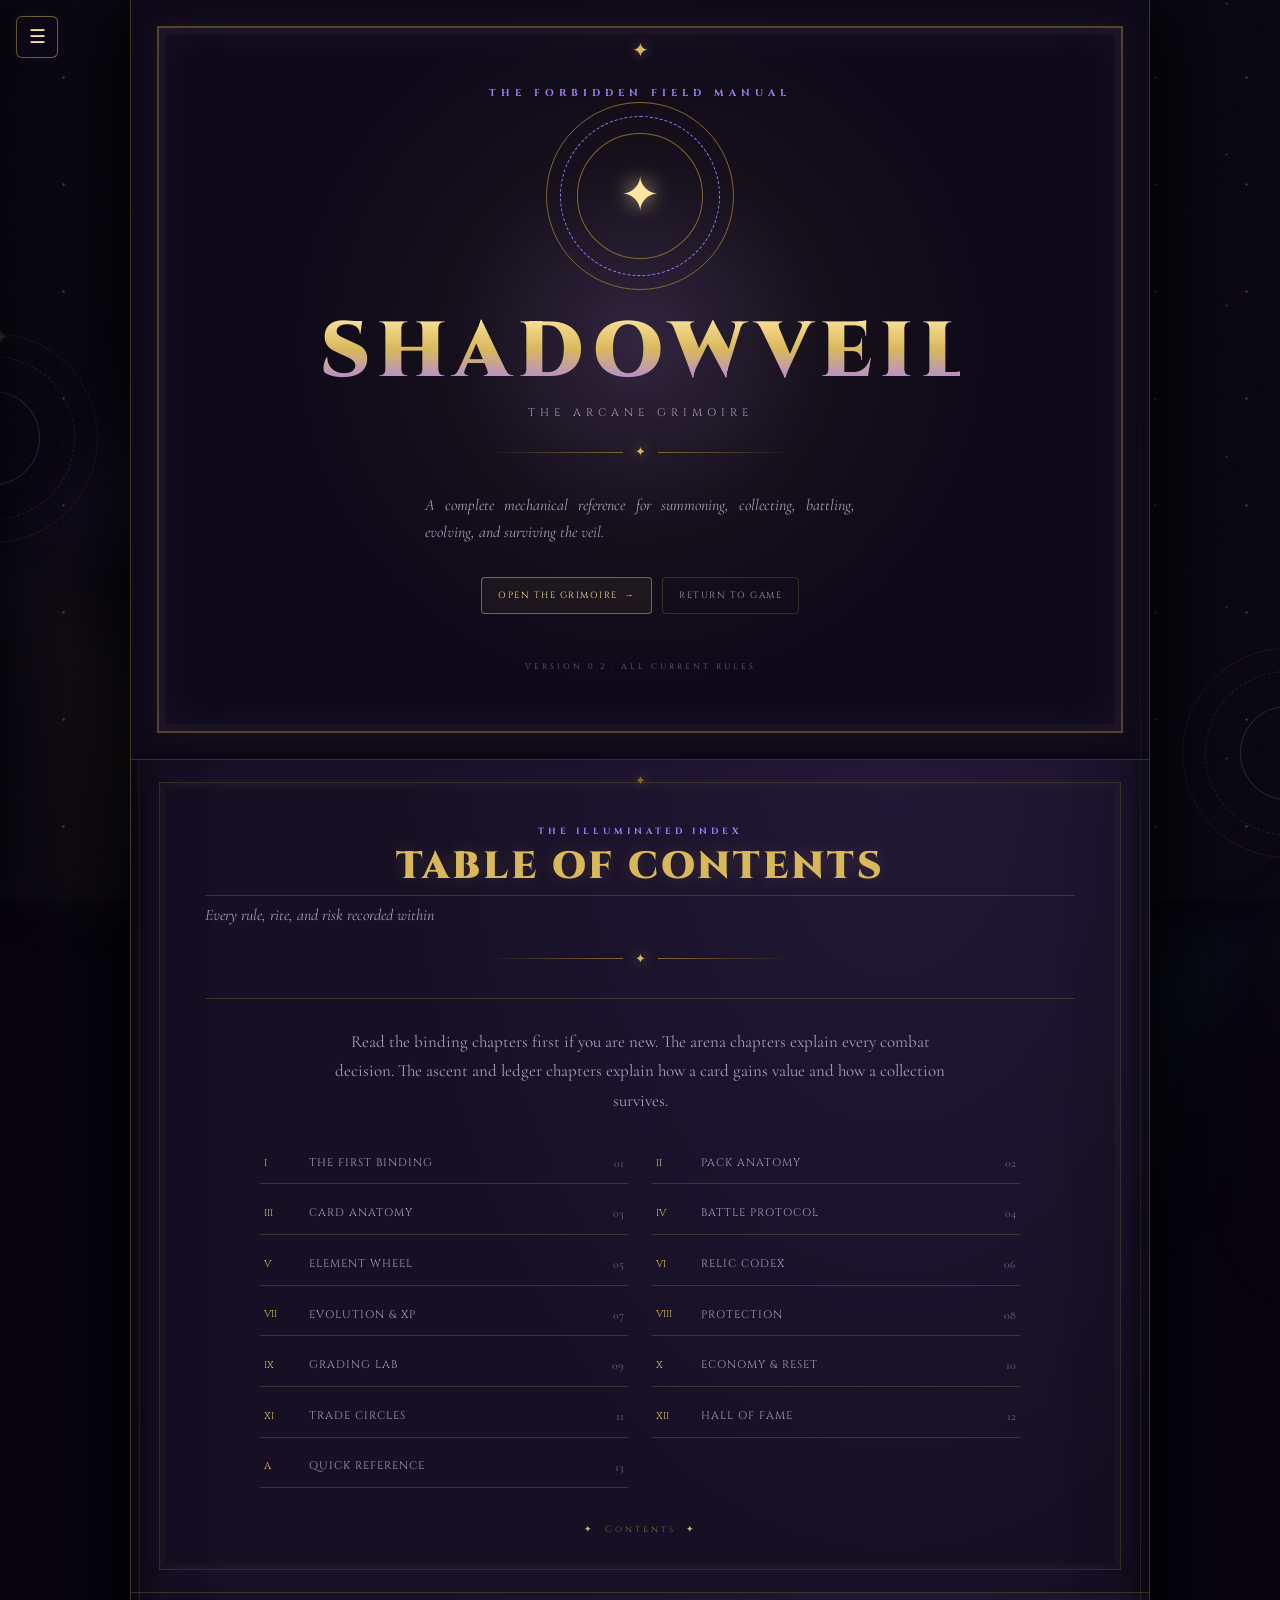
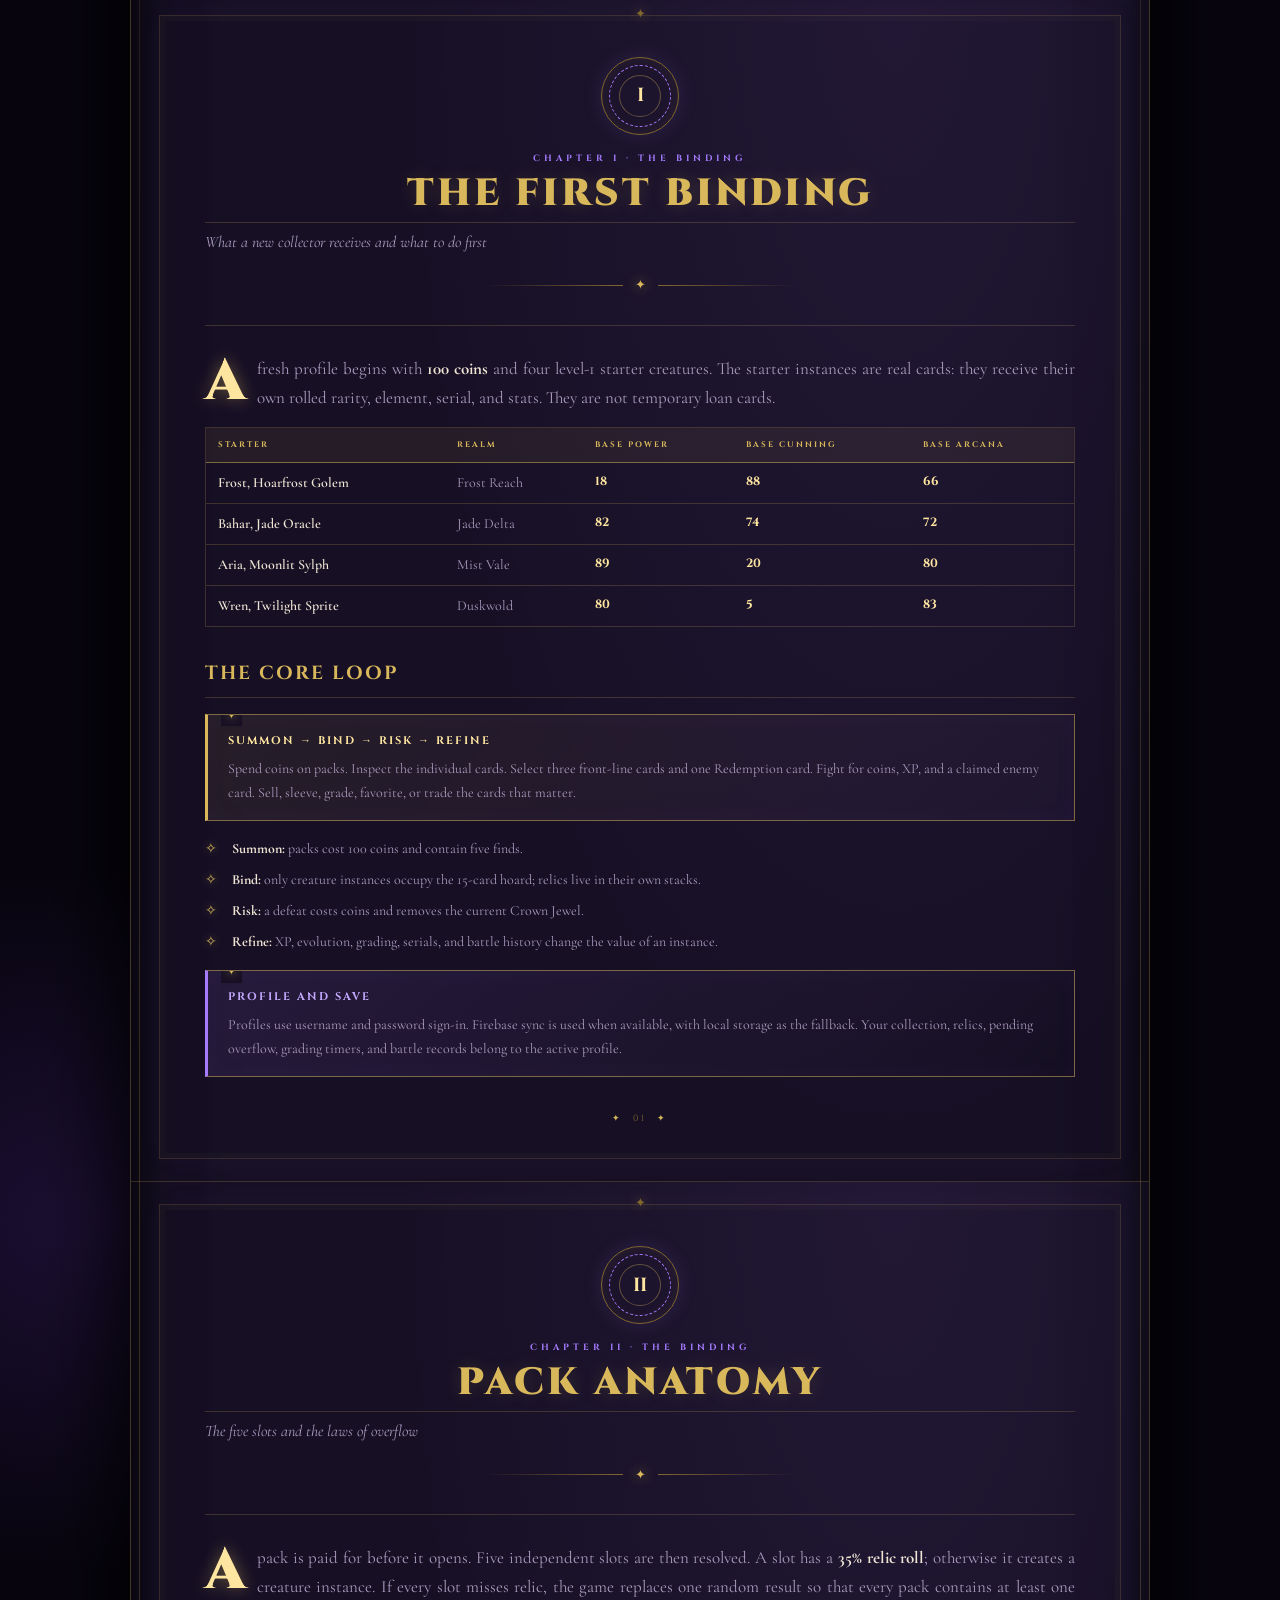
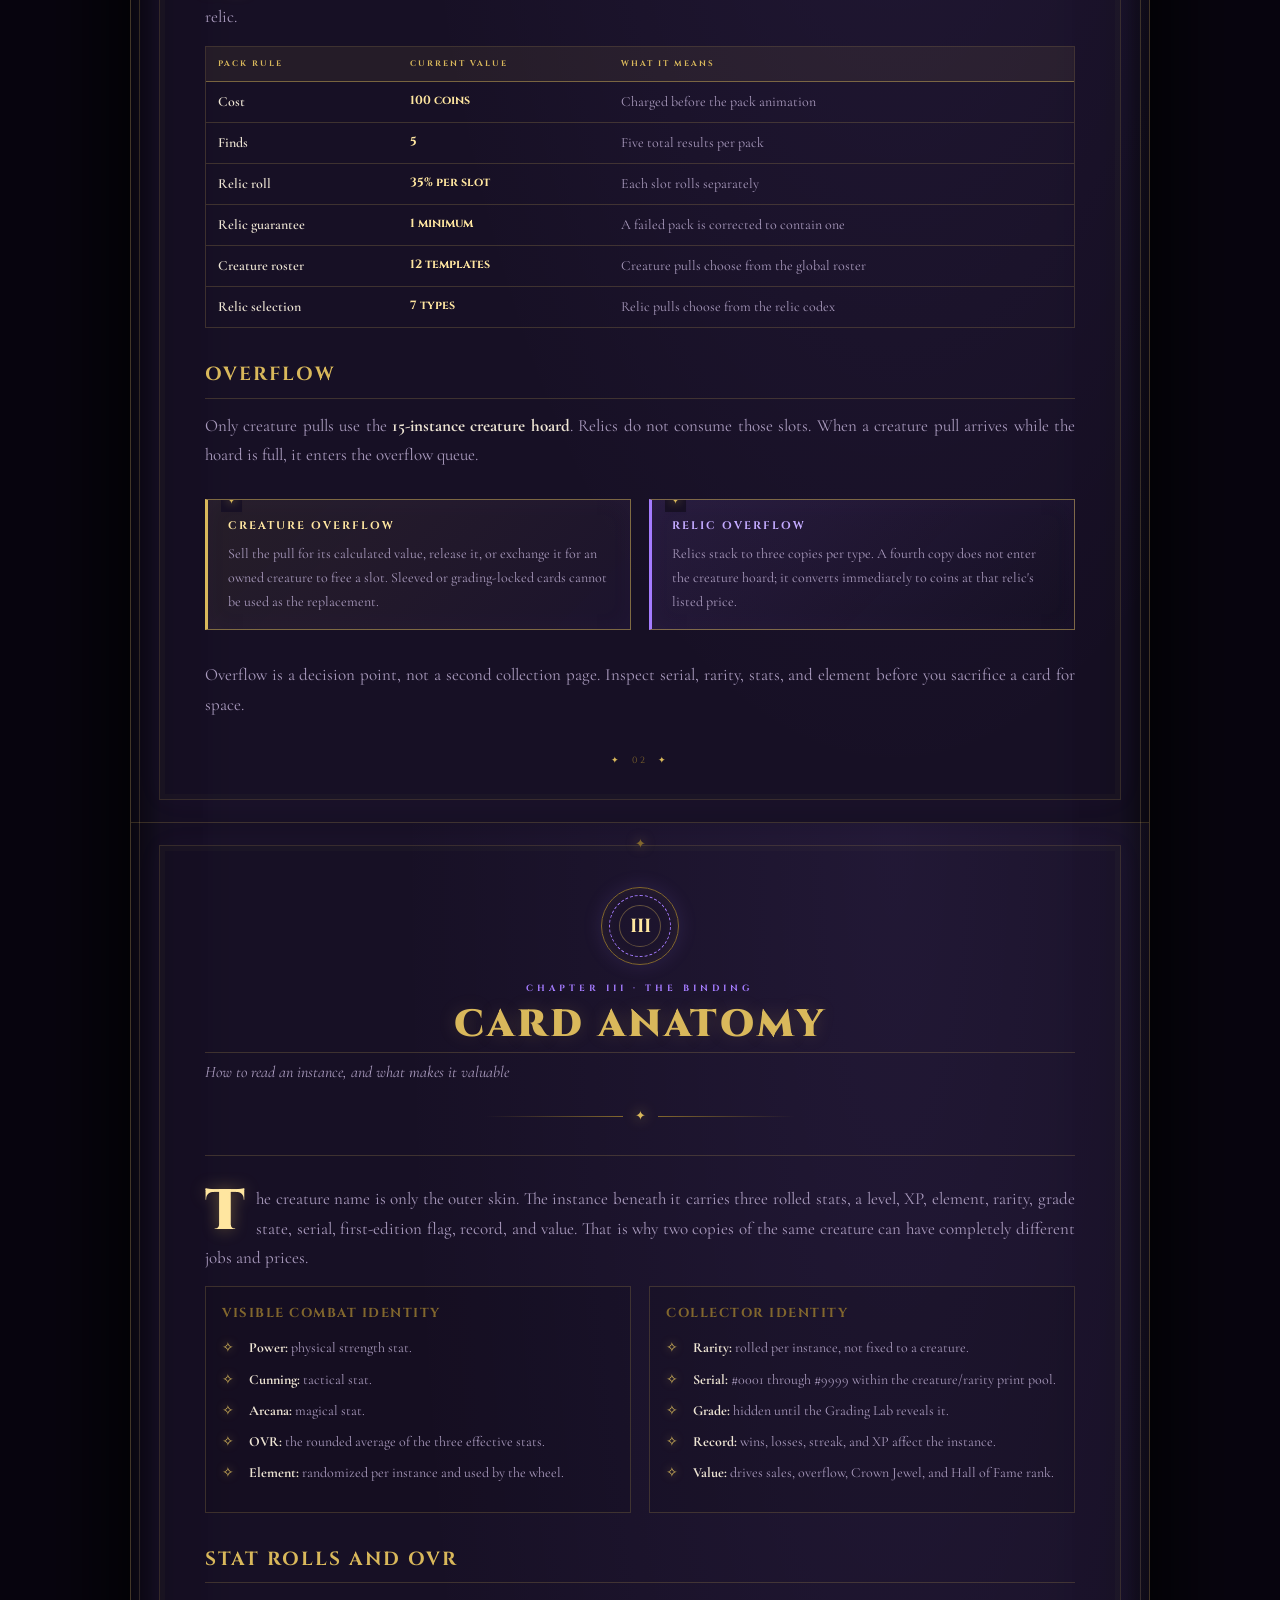
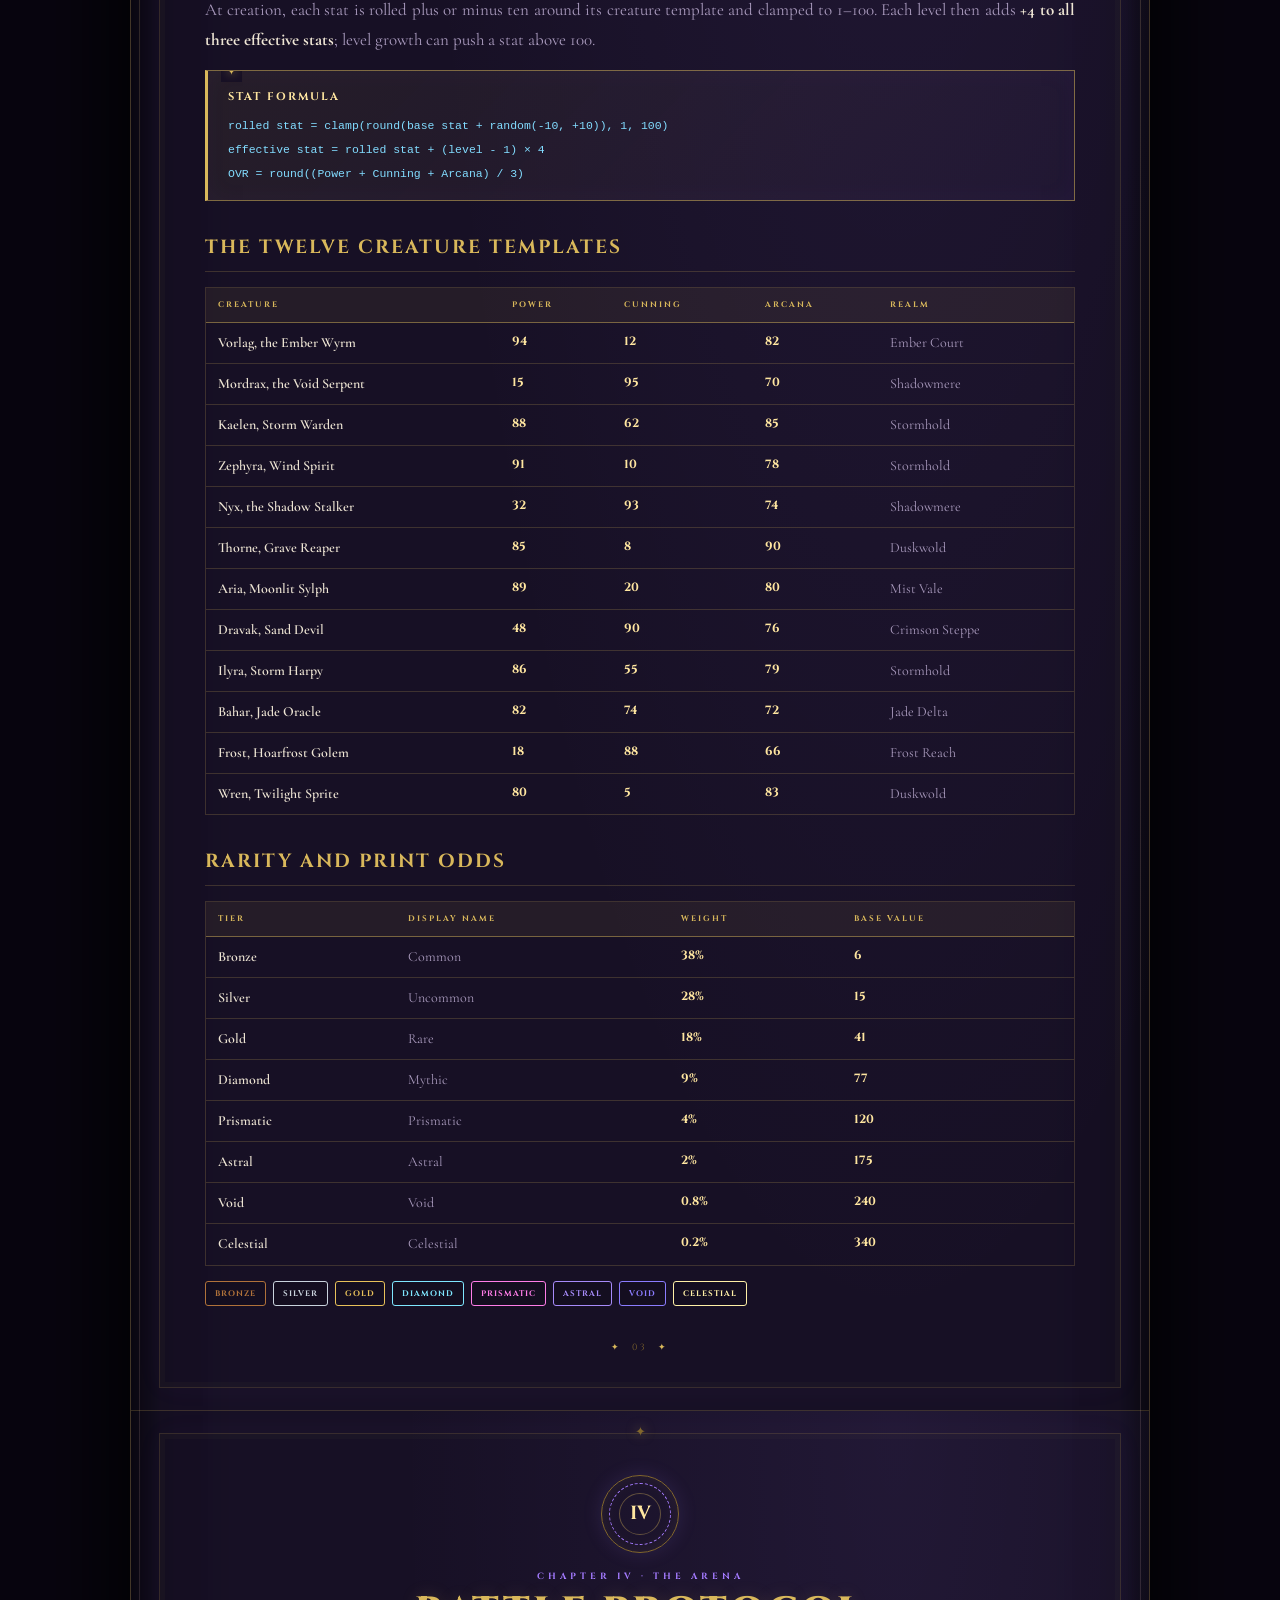
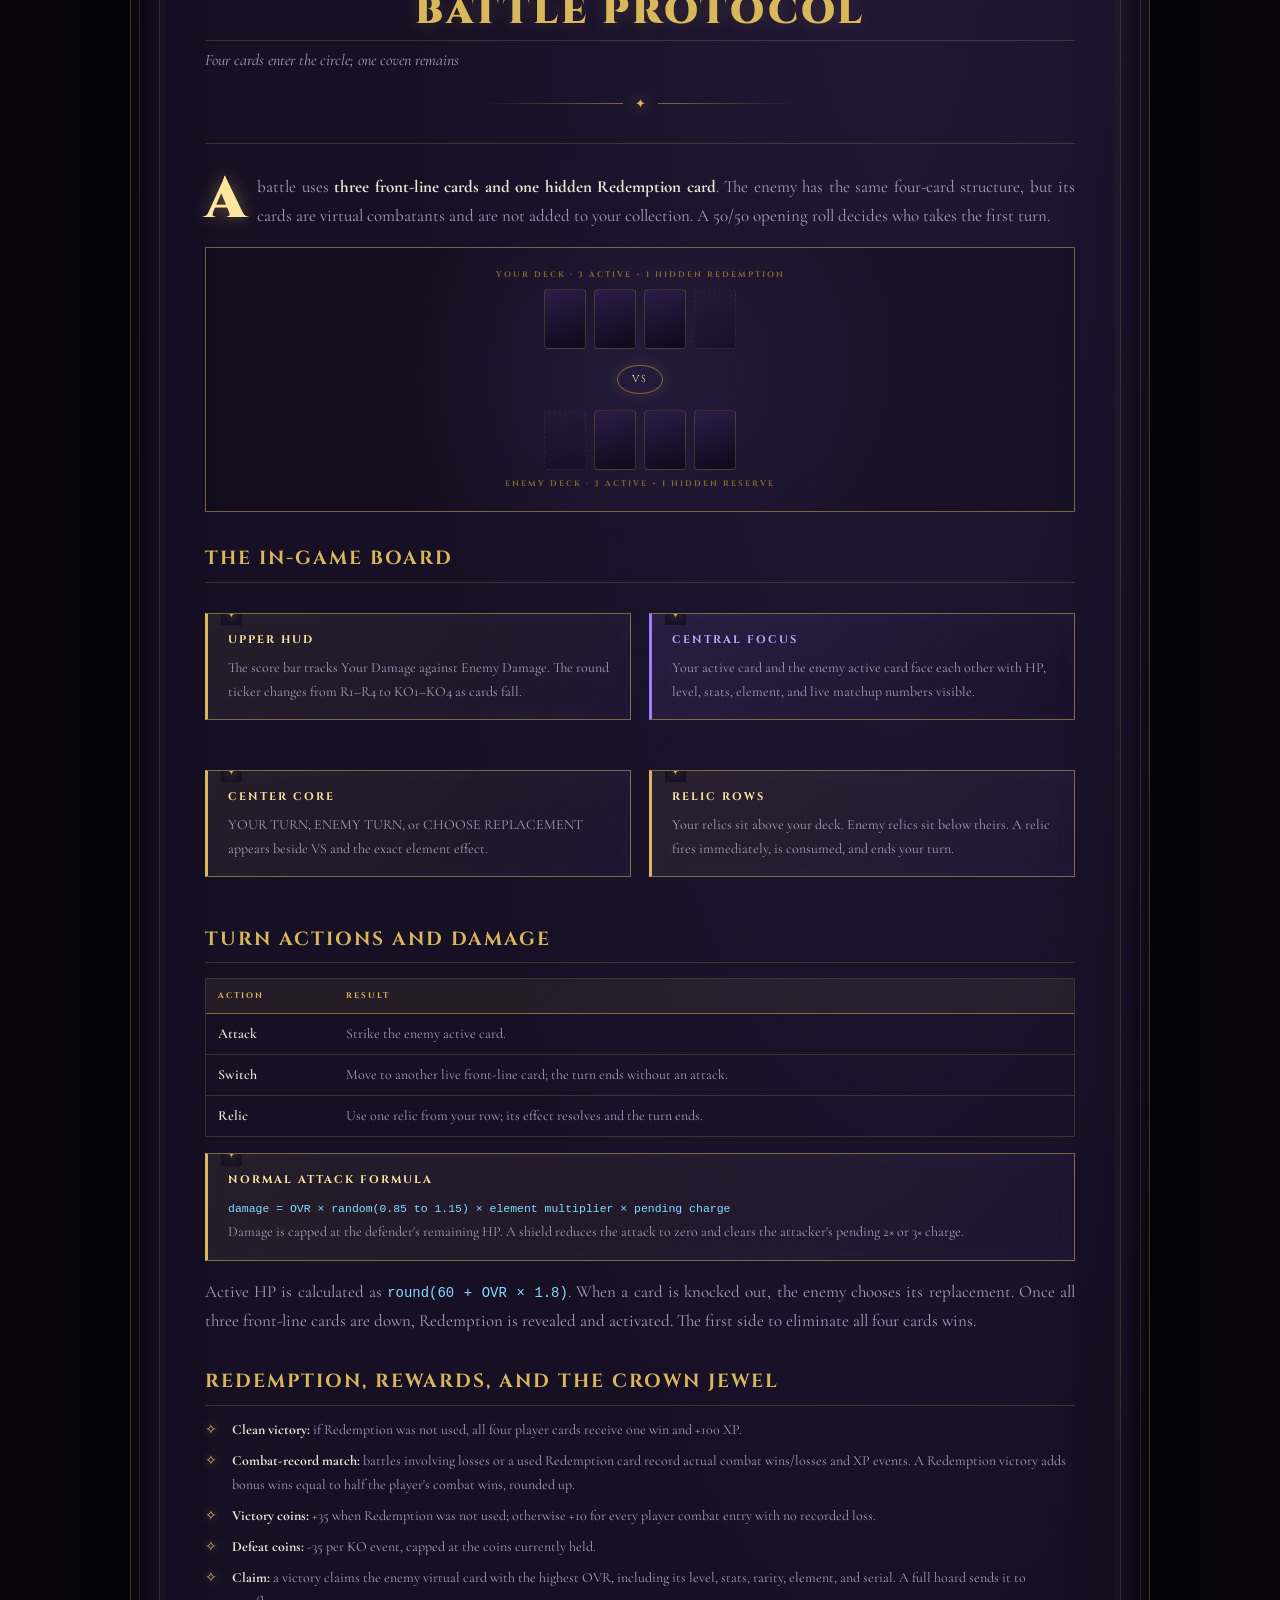
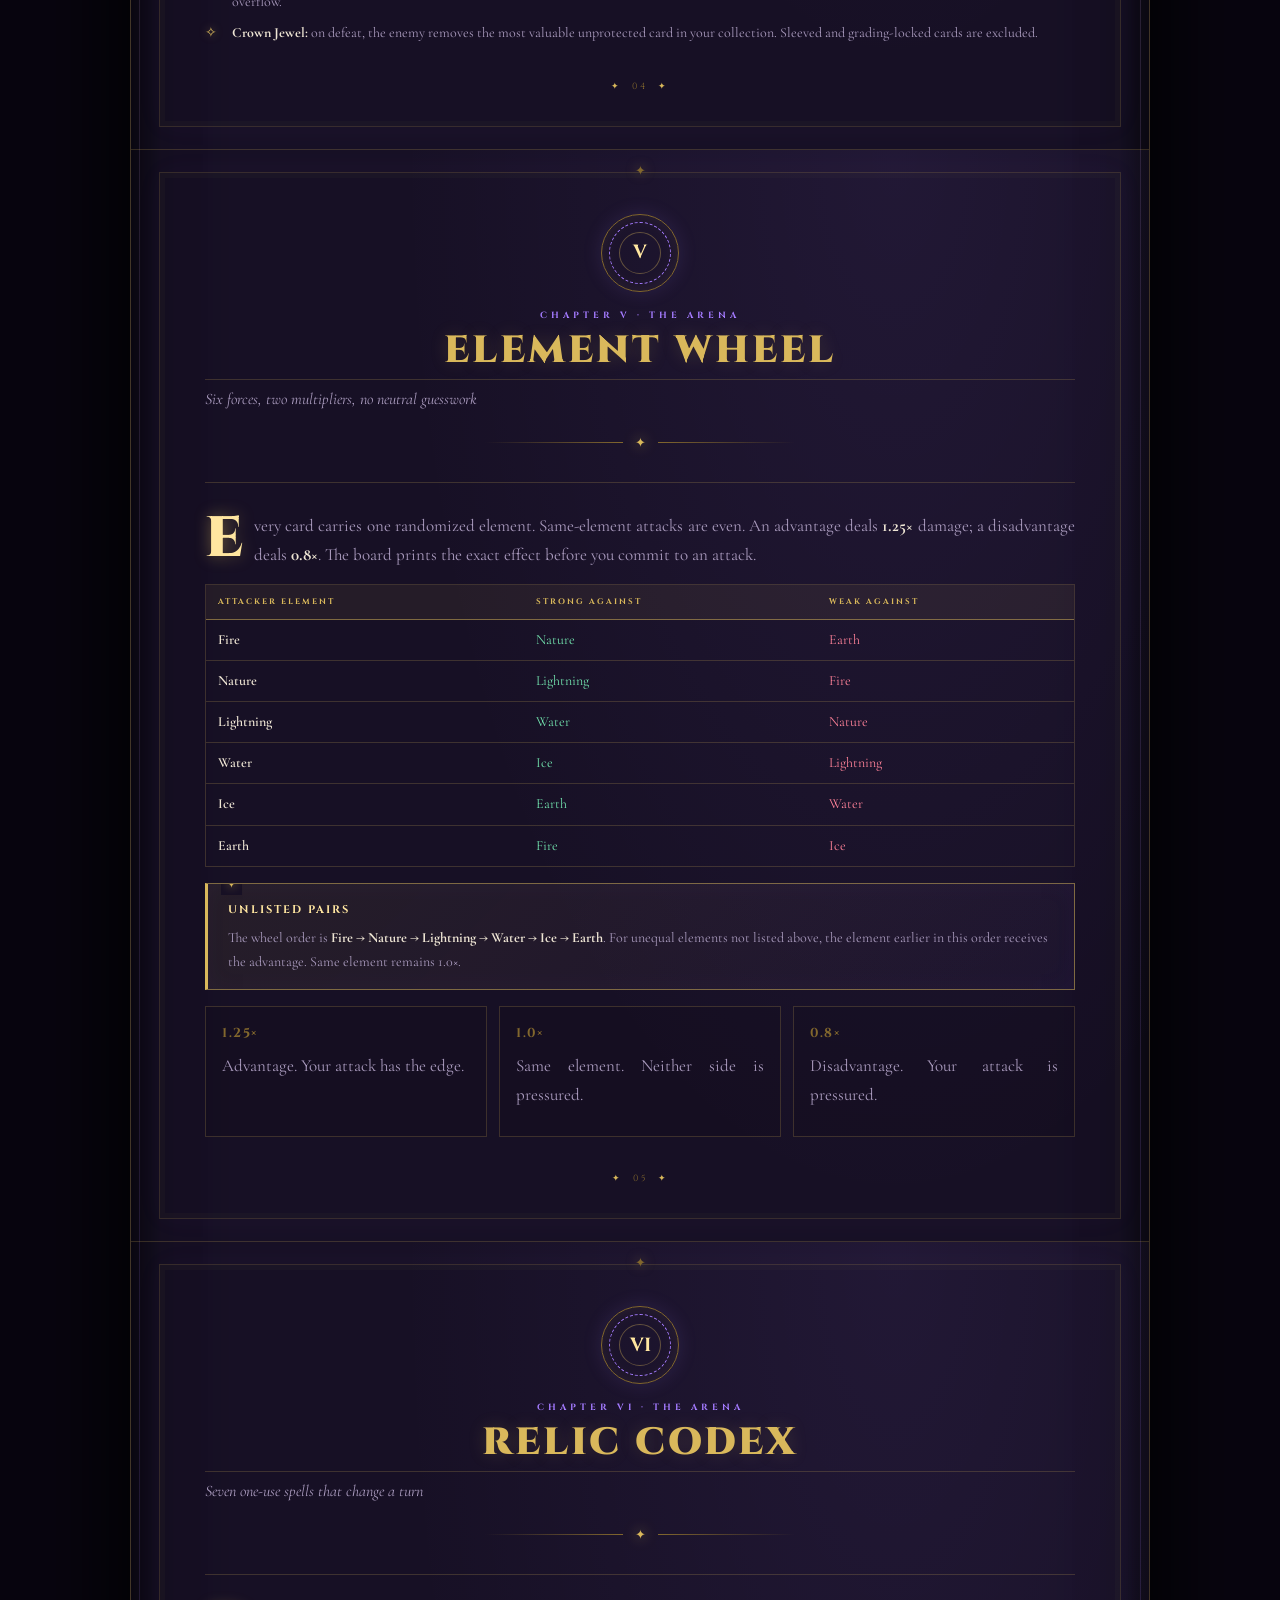
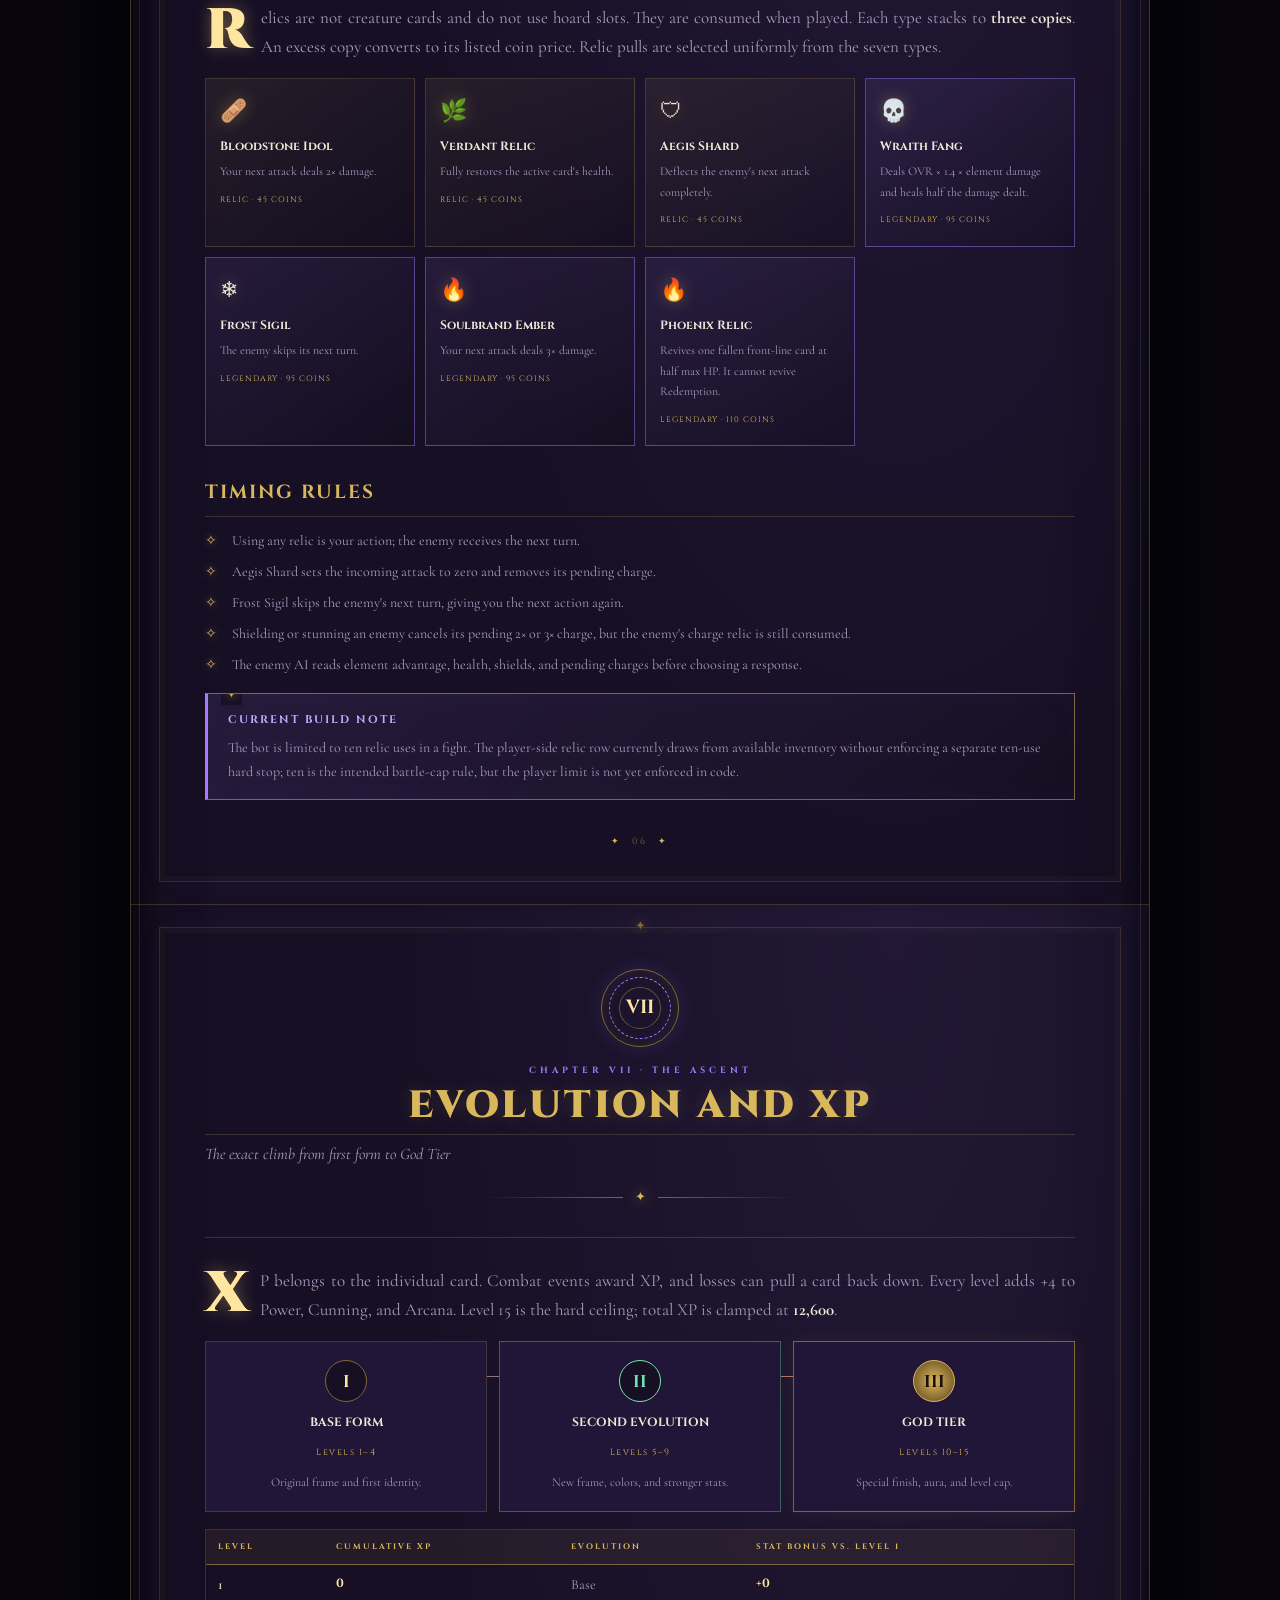
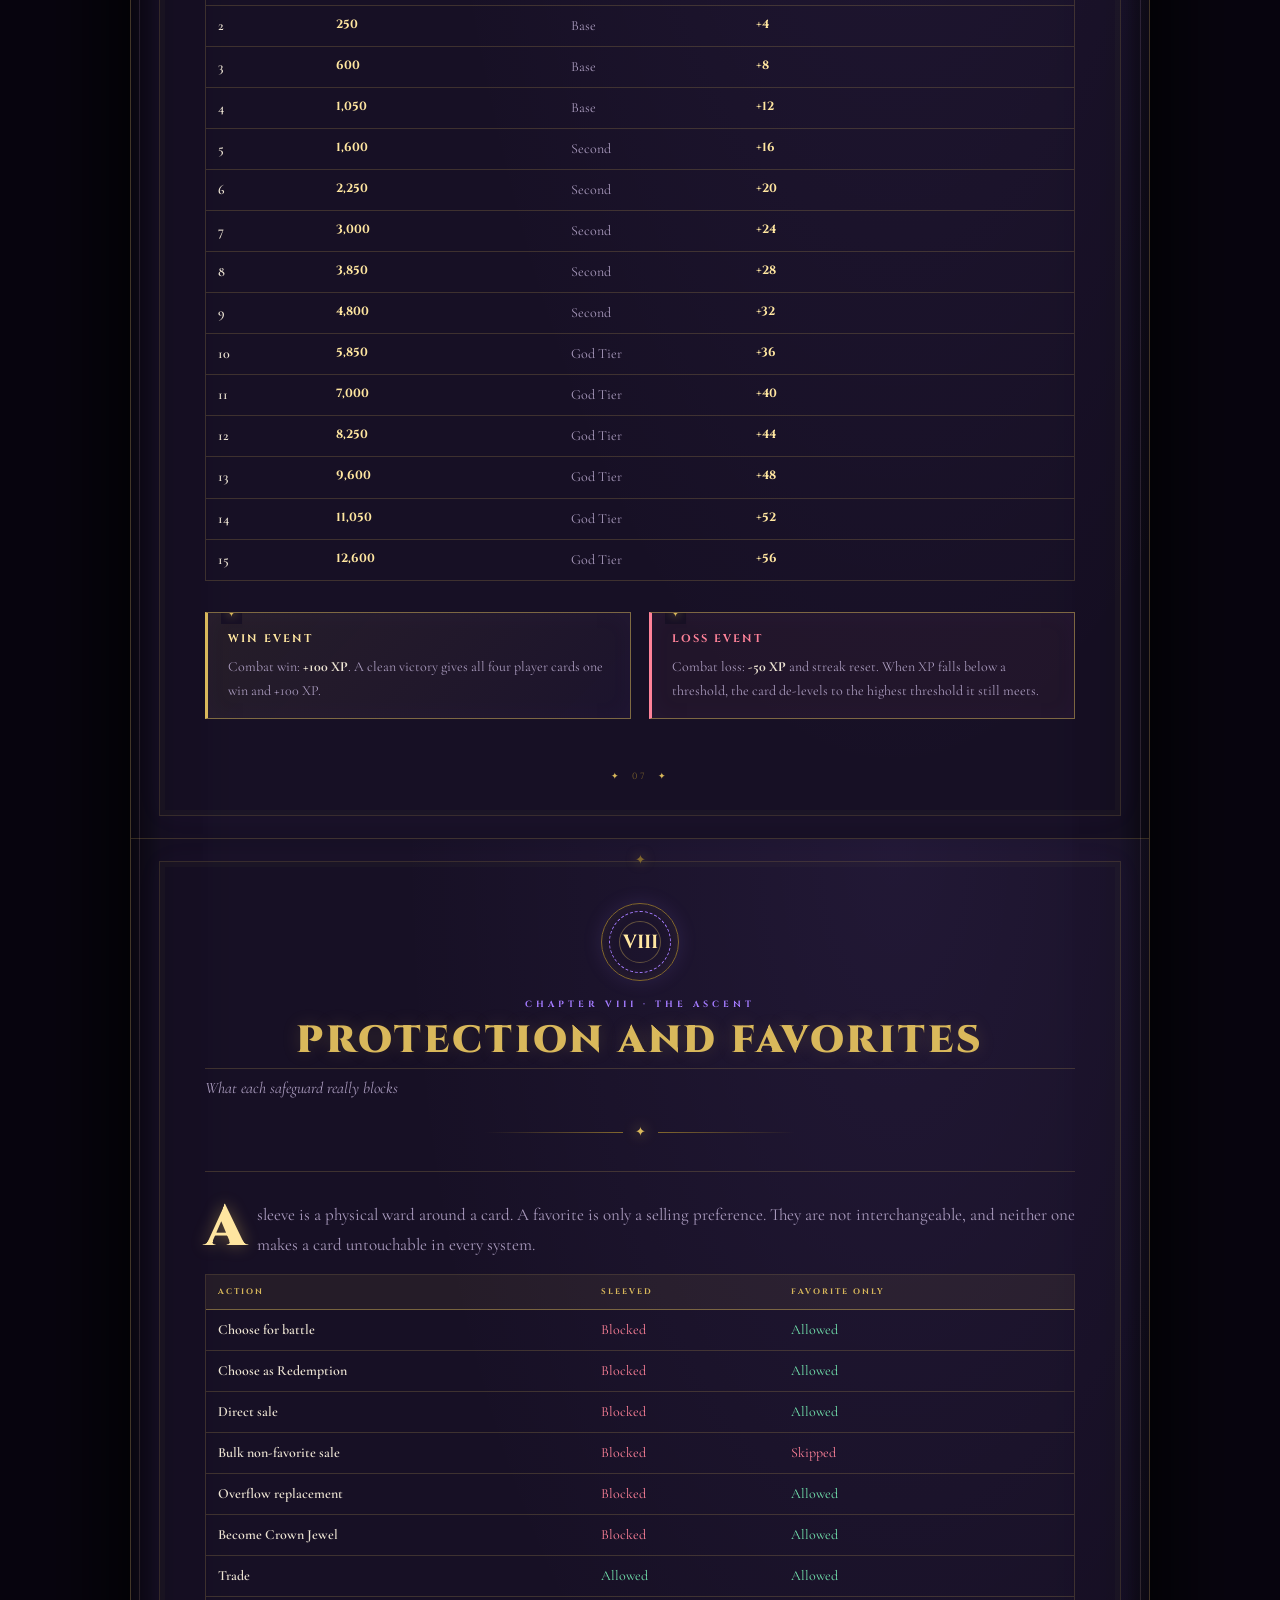
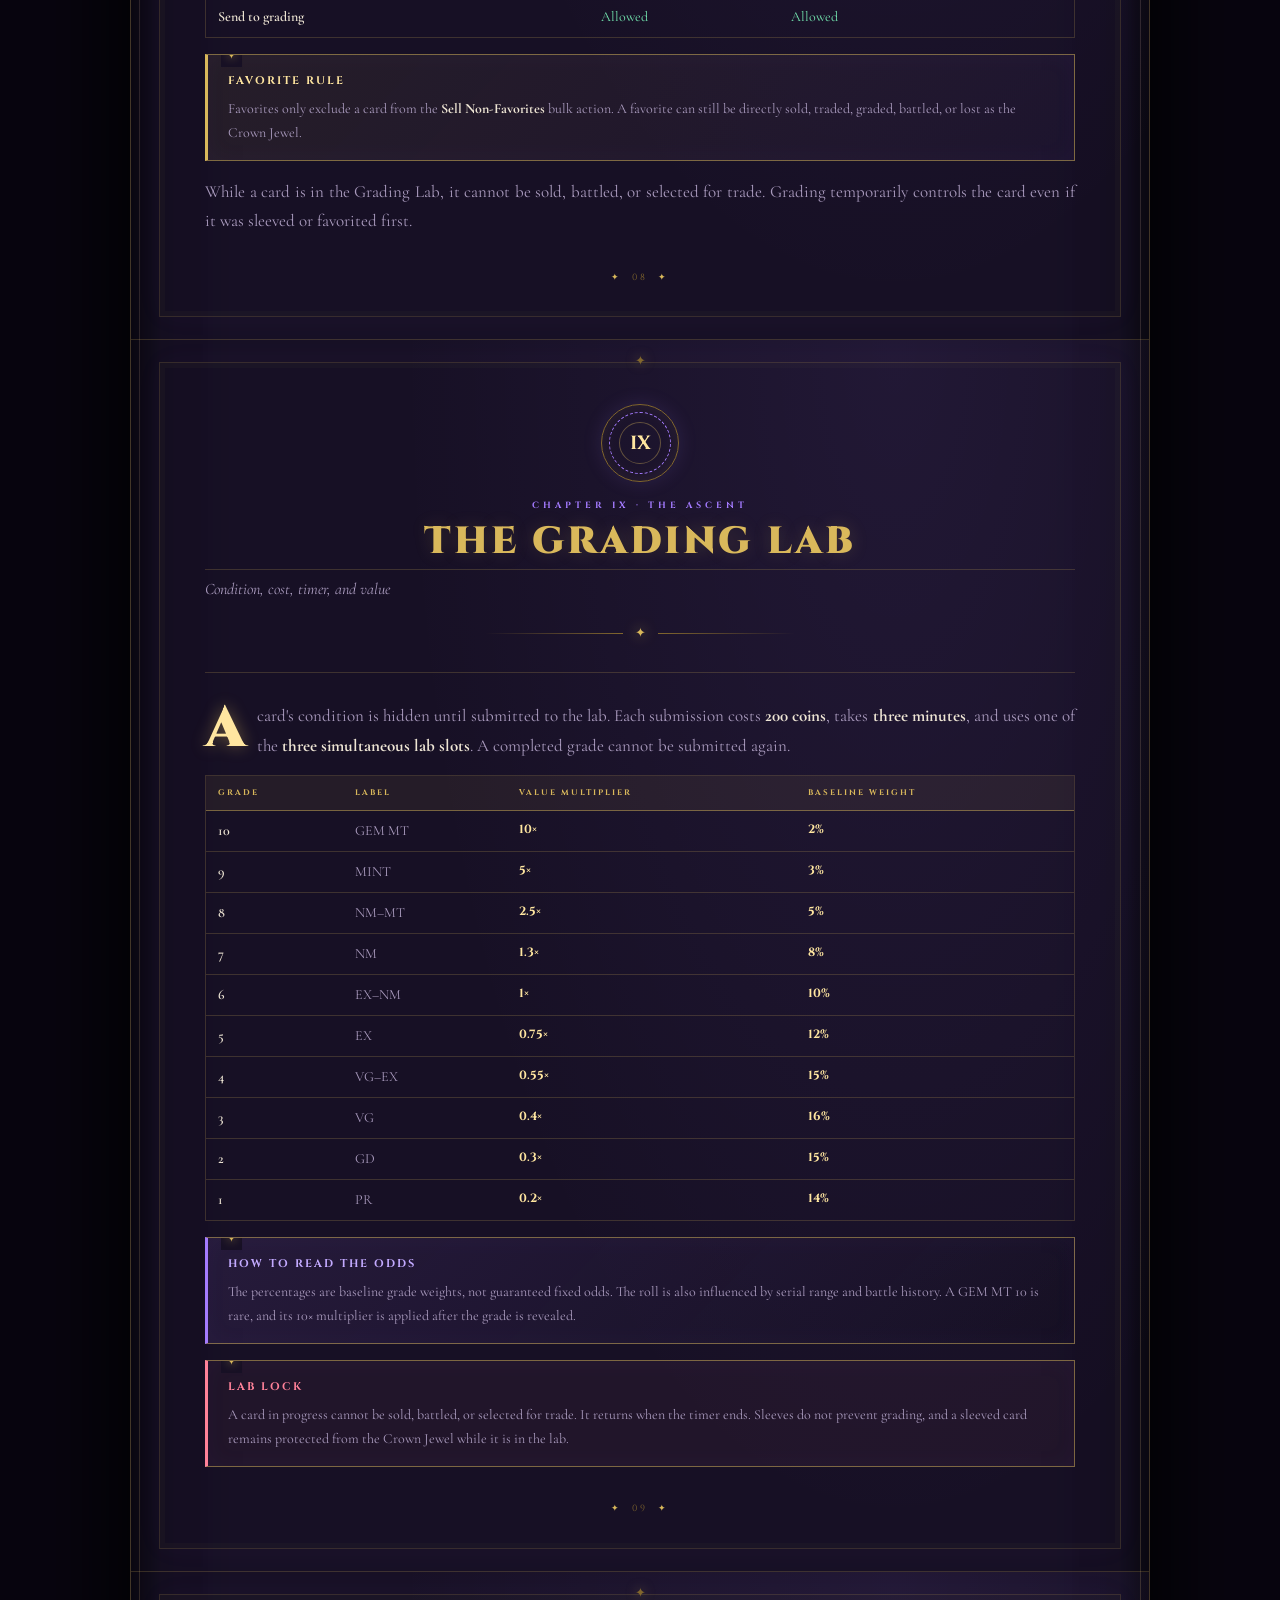
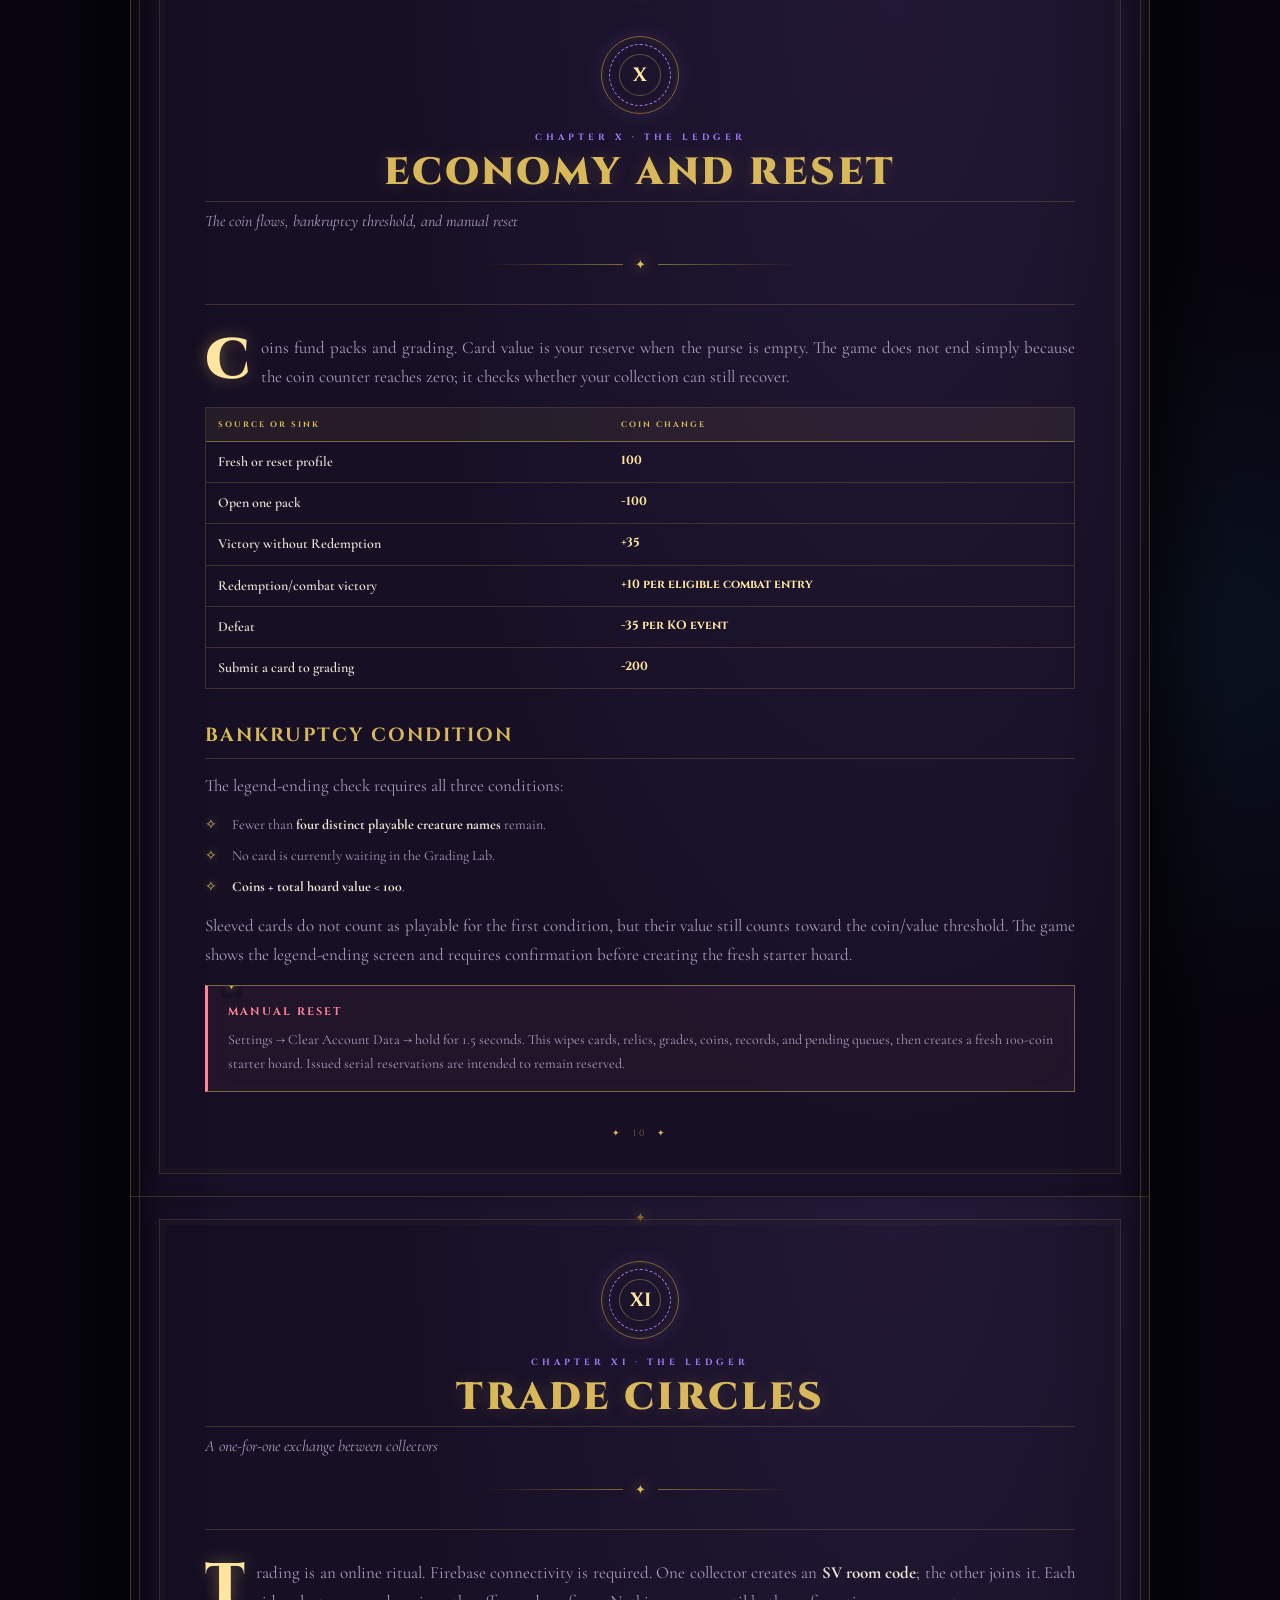
<file: guide/index.html>
<!doctype html>
<html lang="en">
<head>
<meta charset="utf-8">
<meta name="viewport" content="width=device-width, initial-scale=1">
<meta name="theme-color" content="#0b0715">
<title>Shadowveil: The Arcane Grimoire</title>
<link rel="preconnect" href="https://fonts.googleapis.com">
<link href="https://fonts.googleapis.com/css2?family=Cinzel:wght@400;600;700;900&family=Cormorant+Garamond:ital,wght@0,400;0,600;0,700;1,400;1,600&family=MedievalSharp&display=swap" rel="stylesheet">
<style>
  :root {
    --void: #08050f;
    --night: #0e0919;
    --paper: #171025;
    --paper-2: #211637;
    --paper-3: #2d1c48;
    --ink: #eee5d4;
    --muted: #a99abd;
    --faint: #716486;
    --gold: #d9b85b;
    --gold-hi: #ffe6a0;
    --gold-dim: #82672d;
    --violet: #a47bff;
    --blue: #82dcff;
    --green: #72e3ae;
    --red: #ff8299;
    --line: rgba(217,184,91,.2);
    --line-hi: rgba(217,184,91,.5);
    --max: 1020px;
  }
  * { box-sizing: border-box; }
  html { scroll-behavior: smooth; }
  body {
    margin: 0; color: var(--ink); background:
      radial-gradient(700px 500px at 8% 15%, rgba(112,61,201,.2), transparent 70%),
      radial-gradient(800px 550px at 92% 80%, rgba(31,116,161,.12), transparent 70%),
      radial-gradient(500px 360px at 50% 40%, rgba(217,184,91,.06), transparent 70%),
      var(--void);
    font-family: 'Cormorant Garamond', Georgia, serif;
    font-size: 17px; line-height: 1.72;
    -webkit-font-smoothing: antialiased;
  }
  body::before {
    content: ""; position: fixed; inset: 0; pointer-events: none; z-index: 1; opacity: .055;
    background-image: url("data:image/svg+xml,%3Csvg xmlns='http://www.w3.org/2000/svg' width='180' height='180'%3E%3Cfilter id='n'%3E%3CfeTurbulence type='fractalNoise' baseFrequency='.75' numOctaves='3' stitchTiles='stitch'/%3E%3C/filter%3E%3Crect width='180' height='180' filter='url(%23n)' opacity='.8'/%3E%3C/svg%3E");
  }
  body::after {
    content: ""; position: fixed; inset: 0; pointer-events: none; z-index: 0;
    opacity: .28; background-image:
      radial-gradient(circle, rgba(255,230,160,.7) 0 1px, transparent 1.5px),
      radial-gradient(circle, rgba(164,123,255,.7) 0 1px, transparent 1.5px);
    background-size: 91px 107px, 137px 151px;
    background-position: 18px 24px, 62px 79px;
    animation: star-drift 28s linear infinite;
  }
  a { color: inherit; }
  button { font: inherit; }
  code { color: var(--blue); font-family: Consolas, monospace; font-size: .82em; }

  /* Arcane atmosphere */
  .motes { position: fixed; inset: 0; z-index: 2; pointer-events: none; overflow: hidden; }
  .motes i {
    position: absolute; left: var(--x); top: var(--y); width: var(--s); height: var(--s);
    border-radius: 50%; background: var(--c); box-shadow: 0 0 12px 2px var(--c);
    opacity: 0; animation: mote-float var(--d) ease-in-out var(--delay) infinite;
  }
  .arcane-aura {
    position: fixed; z-index: 0; pointer-events: none; width: 62vw; height: 62vw; max-width: 760px; max-height: 760px;
    border-radius: 50%; opacity: .28; filter: blur(28px);
    background: conic-gradient(from 20deg, transparent, rgba(164,123,255,.25), transparent 24%, rgba(217,184,91,.18), transparent 48%, rgba(82,220,255,.15), transparent 72%);
    animation: aura-breathe 16s ease-in-out infinite;
  }
  .arcane-aura.left { left: -28vw; top: 19vh; }
  .arcane-aura.right { right: -30vw; top: 59vh; animation-delay: -7s; animation-direction: reverse; }
  .aether-glow {
    position: fixed; z-index: 1; left: var(--mx, 50vw); top: var(--my, 42vh); width: 260px; height: 260px;
    pointer-events: none; border-radius: 50%; opacity: .27; transform: translate(-50%, -50%);
    background: radial-gradient(circle, rgba(164,123,255,.2), rgba(82,220,255,.08) 30%, transparent 70%);
    filter: blur(9px); transition: left .18s ease-out, top .18s ease-out;
  }
  .rune-orbit {
    position: fixed; z-index: 1; pointer-events: none; width: 210px; height: 210px; opacity: .17;
    border: 1px solid var(--gold-dim); border-radius: 50%; animation: orbit-drift 34s linear infinite;
  }
  .rune-orbit::before, .rune-orbit::after { content: ""; position: absolute; inset: 22px; border: 1px dashed var(--violet); border-radius: 50%; }
  .rune-orbit::after { inset: 57px; border: 1px solid var(--blue); transform: rotate(45deg); }
  .rune-orbit span { position: absolute; top: -12px; left: 50%; color: var(--gold-hi); font-size: 18px; text-shadow: 0 0 12px var(--gold); }
  .rune-orbit.left { left: -112px; top: 37vh; }
  .rune-orbit.right { right: -112px; top: 72vh; animation: orbit-drift-reverse 41s linear infinite; }
  .spell-ripple {
    position: fixed; z-index: 85; width: 34px; height: 34px; pointer-events: none;
    border: 1px solid var(--gold-hi); border-radius: 50%;
    box-shadow: 0 0 14px var(--gold), inset 0 0 10px rgba(164,123,255,.7);
    animation: spell-ripple .8s ease-out forwards;
  }
  .spell-ripple::before, .spell-ripple::after { content: ""; position: absolute; inset: 7px; border: 1px dashed var(--violet); transform: rotate(45deg); }
  .spell-ripple::after { inset: 13px; border-color: var(--blue); border-style: solid; }
  .glyph-spark { position: fixed; z-index: 86; left: var(--x); top: var(--y); pointer-events: none; color: var(--gold-hi); font-size: 17px; text-shadow: 0 0 12px var(--gold), 0 0 22px var(--violet); animation: glyph-rise 1.1s ease-out var(--delay, 0s) forwards; }
  @keyframes star-drift { to { background-position: 109px 131px, 4px 3px; } }
  @keyframes mote-float {
    0%, 100% { opacity: 0; transform: translate3d(0, 15px, 0) scale(.5); }
    25%, 70% { opacity: .7; }
    50% { transform: translate3d(var(--dx), -35px, 0) scale(1); }
  }
  @keyframes sigil-pulse {
    0%, 100% { filter: drop-shadow(0 0 10px rgba(217,184,91,.2)); opacity: .85; }
    50% { filter: drop-shadow(0 0 28px rgba(164,123,255,.5)); opacity: 1; }
  }
  @keyframes rune-spin { to { transform: rotate(360deg); } }
  @keyframes rune-spin-reverse { to { transform: rotate(-360deg); } }
  @keyframes ink-glow {
    0%, 100% { text-shadow: 0 0 8px rgba(217,184,91,.2); }
    50% { text-shadow: 0 0 18px rgba(217,184,91,.55), 0 0 34px rgba(164,123,255,.2); }
  }
  @keyframes aura-breathe {
    0%, 100% { opacity: .24; transform: scale(1) rotate(0deg); }
    50% { opacity: .48; transform: scale(1.12) rotate(8deg); }
  }
  @keyframes orbit-drift { to { transform: rotate(360deg); } }
  @keyframes orbit-drift-reverse { to { transform: rotate(-360deg); } }
  @keyframes frame-breathe {
    0%, 100% { box-shadow: inset 0 0 0 5px rgba(217,184,91,.025), 0 0 28px rgba(164,123,255,.035); }
    50% { box-shadow: inset 0 0 0 5px rgba(217,184,91,.07), 0 0 42px rgba(164,123,255,.12); }
  }
  @keyframes page-aura {
    0%, 100% { background-position: 0% 0%, 0 0; }
    50% { background-position: 100% 30%, 0 0; }
  }
  @keyframes rune-flicker {
    0%, 100% { opacity: .55; text-shadow: 0 0 7px rgba(217,184,91,.35); }
    48% { opacity: .55; }
    52% { opacity: 1; text-shadow: 0 0 18px rgba(217,184,91,.9), 0 0 32px rgba(164,123,255,.45); }
  }
  @keyframes spell-scan { from { transform: translateX(-140%); } to { transform: translateX(760%); } }
  @keyframes spell-ripple {
    0% { opacity: .9; transform: translate(-50%, -50%) scale(.2) rotate(0deg); }
    65% { opacity: .55; }
    100% { opacity: 0; transform: translate(-50%, -50%) scale(5) rotate(90deg); }
  }
  @keyframes glyph-rise {
    0% { opacity: 0; transform: translate3d(0, 16px, 0) scale(.6) rotate(-18deg); }
    35%, 70% { opacity: .85; }
    100% { opacity: 0; transform: translate3d(var(--drift, 0px), -46px, 0) scale(1.2) rotate(18deg); }
  }
  @media (prefers-reduced-motion: reduce) {
    *, *::before, *::after { animation-duration: .01ms !important; animation-iteration-count: 1 !important; scroll-behavior: auto !important; }
    .aether-glow, .rune-orbit { display: none; }
  }

  /* The book itself */
  .book {
    position: relative; z-index: 3; width: min(var(--max), 100%); min-height: 100vh; margin: 0 auto;
    background:
      linear-gradient(90deg, rgba(0,0,0,.45), transparent 3%, transparent 97%, rgba(0,0,0,.4)),
      var(--paper);
    border-left: 1px solid rgba(217,184,91,.25);
    border-right: 1px solid rgba(217,184,91,.25);
    box-shadow: -30px 0 70px rgba(0,0,0,.62), 30px 0 70px rgba(0,0,0,.62), inset 0 0 80px rgba(0,0,0,.2);
  }
  .book::before, .book::after {
    content: ""; position: absolute; top: 0; bottom: 0; width: 1px; pointer-events: none;
    background: linear-gradient(180deg, transparent, rgba(217,184,91,.42) 15%, rgba(164,123,255,.28) 50%, rgba(217,184,91,.42) 85%, transparent);
    opacity: .55;
  }
  .book::before { left: 8px; }
  .book::after { right: 8px; }
  .leaf {
    position: relative; overflow: hidden; padding: 64px 74px 54px;
    border-bottom: 1px solid var(--line); scroll-margin-top: 24px;
    background:
      radial-gradient(ellipse at 50% 0%, rgba(164,123,255,.075), transparent 46%),
      linear-gradient(90deg, rgba(0,0,0,.11), transparent 11%, transparent 89%, rgba(0,0,0,.12));
    background-size: 150% 150%, 100% 100%;
    animation: page-aura 16s ease-in-out infinite;
  }
  .leaf::before {
    content: ""; position: absolute; inset: 22px 28px; pointer-events: none;
    border: 1px solid rgba(217,184,91,.17);
    box-shadow: inset 0 0 0 5px rgba(217,184,91,.025), 0 0 28px rgba(164,123,255,.035);
    animation: frame-breathe 8s ease-in-out infinite;
  }
  .leaf::after {
    content: "✦"; position: absolute; top: 10px; left: 50%; transform: translateX(-50%);
    color: var(--gold-dim); font-size: 13px; pointer-events: none; text-shadow: 0 0 12px rgba(217,184,91,.5);
    animation: rune-flicker 6s ease-in-out infinite;
  }
  .leaf > * { position: relative; z-index: 1; }

  /* Cover */
  .cover {
    display: grid; place-items: center; min-height: 760px; padding: 70px 40px; text-align: center;
    background:
      radial-gradient(circle at 50% 45%, rgba(164,123,255,.15), transparent 28%),
      radial-gradient(circle at 50% 45%, rgba(217,184,91,.08), transparent 54%),
      var(--night);
  }
  .cover::before { inset: 26px; border: 2px solid rgba(217,184,91,.33); box-shadow: inset 0 0 0 7px rgba(217,184,91,.04), inset 0 0 45px rgba(164,123,255,.08), 0 0 22px rgba(217,184,91,.08); animation: frame-breathe 7s ease-in-out infinite; }
  .cover::after { top: 34px; font-size: 20px; color: var(--gold); }
  .cover-content { max-width: 640px; }
  .cover-kicker { color: var(--violet); font-family: 'Cinzel', serif; font-size: 10px; font-weight: 700; letter-spacing: 5px; text-transform: uppercase; }
  .cover h1 {
    margin: 24px 0 12px; font-family: 'Cinzel', serif; font-size: clamp(40px, 7vw, 78px); font-weight: 900;
    letter-spacing: 8px; line-height: 1; text-transform: uppercase;
    background: linear-gradient(180deg, var(--gold-hi), var(--gold) 45%, var(--violet));
    -webkit-background-clip: text; background-clip: text; color: transparent;
    animation: ink-glow 4s ease-in-out infinite;
  }
  .cover-sub { color: var(--muted); font-family: 'Cinzel', serif; font-size: 11px; letter-spacing: 5px; text-transform: uppercase; }
  .cover-note { max-width: 430px; margin: 28px auto 0; color: var(--muted); font-style: italic; font-size: 16px; }
  .cover-links { display: flex; justify-content: center; flex-wrap: wrap; gap: 10px; margin-top: 30px; }
  .cover-link {
    display: inline-flex; align-items: center; gap: 7px; padding: 10px 16px;
    border: 1px solid var(--line-hi); border-radius: 4px; color: var(--gold-hi);
    background: rgba(217,184,91,.06); font-family: 'Cinzel', serif; font-size: 9px;
    letter-spacing: 1.5px; text-decoration: none; text-transform: uppercase; transition: all .2s;
  }
  .cover-link:hover { border-color: var(--gold-hi); background: rgba(217,184,91,.14); box-shadow: 0 0 20px rgba(217,184,91,.16); }
  .cover-link.secondary { color: var(--muted); border-color: var(--line); background: transparent; }
  .sigil {
    position: relative; display: grid; place-items: center; width: 188px; height: 188px; margin: 0 auto;
    border: 1px solid var(--gold-dim); border-radius: 50%; color: var(--gold-hi); font-size: 48px;
    animation: sigil-pulse 4s ease-in-out infinite;
  }
  .sigil::before, .sigil::after { content: ""; position: absolute; border-radius: 50%; }
  .sigil::before { inset: 13px; border: 1px dashed var(--violet); animation: rune-spin 22s linear infinite; }
  .sigil::after { inset: 30px; border: 1px solid var(--gold-dim); transform: rotate(45deg); animation: rune-spin-reverse 16s linear infinite; }
  .sigil span { position: relative; z-index: 1; text-shadow: 0 0 20px rgba(255,230,160,.8); }
  .sigil { cursor: pointer; transition: transform .25s ease; }
  .sigil:hover { transform: scale(1.06); }
  .cover-meta { margin-top: 46px; color: var(--faint); font-family: 'Cinzel', serif; font-size: 8px; letter-spacing: 3px; text-transform: uppercase; }

  /* Contents page */
  .contents-head, .chapter-head { text-align: center; padding-bottom: 28px; margin-bottom: 28px; border-bottom: 1px solid var(--line); }
  .section-kicker, .chapter-number { color: var(--violet); font-family: 'Cinzel', serif; font-size: 9px; font-weight: 700; letter-spacing: 4px; text-transform: uppercase; }
  .section-title, .chapter-title { margin: 7px 0 6px; color: var(--gold); font-family: 'Cinzel', serif; font-size: clamp(25px, 4vw, 38px); font-weight: 900; letter-spacing: 3px; line-height: 1.1; text-transform: uppercase; text-shadow: 0 0 18px rgba(217,184,91,.18); }
  .section-subtitle, .chapter-subtitle { color: var(--muted); font-size: 16px; font-style: italic; }
  .magic-rule { display: flex; align-items: center; gap: 12px; width: min(310px, 80%); margin: 18px auto 0; color: var(--gold); font-size: 13px; }
  .magic-rule::before, .magic-rule::after { content: ""; flex: 1; height: 1px; background: linear-gradient(90deg, transparent, var(--gold-dim)); }
  .magic-rule::after { background: linear-gradient(90deg, var(--gold-dim), transparent); }
  .magic-rule span { text-shadow: 0 0 13px rgba(217,184,91,.8); }
  .contents-intro { max-width: 640px; margin: 0 auto 28px; text-align: center; color: var(--muted); }
  .toc { display: grid; grid-template-columns: 1fr 1fr; gap: 9px 24px; max-width: 760px; margin: auto; }
  .toc a {
    display: grid; grid-template-columns: 36px 1fr auto; gap: 9px; align-items: center; padding: 10px 4px;
    border-bottom: 1px solid var(--line); color: var(--muted); text-decoration: none; transition: all .18s;
  }
  .toc a:hover { padding-left: 9px; color: var(--gold-hi); border-color: var(--gold-dim); }
  .toc .toc-num { color: var(--gold); font-family: 'Cinzel', serif; font-size: 10px; }
  .toc .toc-title { font-family: 'Cinzel', serif; font-size: 11px; letter-spacing: 1px; text-transform: uppercase; }
  .toc .toc-page { color: var(--faint); font-size: 12px; }

  /* Chapters */
  .chapter-head { position: relative; }
  .chapter-seal {
    position: relative; display: grid; place-items: center; width: 78px; height: 78px; margin: 0 auto 16px;
    border: 1px solid var(--gold-dim); border-radius: 50%; color: var(--gold-hi); font-family: 'Cinzel', serif; font-size: 19px; font-weight: 700;
    box-shadow: 0 0 20px rgba(164,123,255,.13), inset 0 0 18px rgba(217,184,91,.08);
  }
  .chapter-seal::before, .chapter-seal::after { content: ""; position: absolute; border-radius: 50%; }
  .chapter-seal::before { inset: 7px; border: 1px dashed var(--violet); animation: rune-spin 18s linear infinite; }
  .chapter-seal::after { inset: 17px; border: 1px solid rgba(217,184,91,.38); transform: rotate(45deg); }
  .chapter-seal { transition: transform .25s ease, box-shadow .25s ease; }
  .chapter-seal:hover { transform: scale(1.08); box-shadow: 0 0 34px rgba(164,123,255,.3), inset 0 0 24px rgba(217,184,91,.16); }
  .chapter-title { animation: ink-glow 7s ease-in-out infinite; }
  .chapter { scroll-margin-top: 18px; }
  h2 { margin: 30px 0 12px; padding-bottom: 7px; border-bottom: 1px solid var(--line); color: var(--gold); font-family: 'Cinzel', serif; font-size: 19px; font-weight: 700; letter-spacing: 2px; text-transform: uppercase; }
  h3 { margin: 23px 0 7px; color: var(--gold-dim); font-family: 'Cinzel', serif; font-size: 13px; font-weight: 700; letter-spacing: 1.5px; text-transform: uppercase; }
  p { margin: 0 0 12px; color: var(--muted); text-align: justify; hyphens: auto; }
  p + p { text-indent: 1.4em; }
  .drop::first-letter { float: left; margin: 7px 11px 0 0; color: var(--gold-hi); font-family: 'Cinzel', serif; font-size: 57px; font-weight: 900; line-height: .72; text-shadow: 0 0 16px rgba(217,184,91,.42); }
  b, strong { color: var(--ink); font-weight: 700; }
  .em { color: var(--gold-hi); }
  .blue { color: var(--blue); }
  .green { color: var(--green); }
  .red { color: var(--red); }

  /* Reference tables */
  .table-scroll { overflow-x: auto; margin: 15px 0; border: 1px solid var(--line); }
  table { width: 100%; min-width: 490px; border-collapse: collapse; font-size: 14px; }
  th { padding: 10px 12px; background: rgba(217,184,91,.07); border-bottom: 1px solid var(--line-hi); color: var(--gold); font-family: 'Cinzel', serif; font-size: 8px; font-weight: 700; letter-spacing: 2px; text-align: left; text-transform: uppercase; }
  td { padding: 8px 12px; border-bottom: 1px solid var(--line); color: var(--muted); vertical-align: top; }
  tr:last-child td { border-bottom: 0; }
  td:first-child { color: var(--ink); font-weight: 600; }
  .num { color: var(--gold-hi); font-family: 'Cinzel', serif; font-size: 12px; font-weight: 700; white-space: nowrap; }

  /* Spell boxes and lists */
  .spellbox { position: relative; overflow: hidden; margin: 16px 0; padding: 17px 20px 15px; border: 1px solid var(--line-hi); border-left: 3px solid var(--gold); background: linear-gradient(135deg, rgba(217,184,91,.08), rgba(164,123,255,.035)); box-shadow: inset 0 0 24px rgba(164,123,255,.035); transition: transform .22s ease, box-shadow .22s ease, border-color .22s ease; }
  .spellbox::after { content: ""; position: absolute; top: 0; left: -20%; width: 16%; height: 1px; background: linear-gradient(90deg, transparent, var(--gold-hi), transparent); box-shadow: 0 0 12px 2px var(--violet); animation: spell-scan 7s linear infinite; pointer-events: none; }
  .spellbox::before { content: "✦"; position: absolute; top: -11px; left: 13px; padding: 0 5px; background: var(--paper); color: var(--gold); font-size: 13px; text-shadow: 0 0 10px rgba(217,184,91,.8); }
  .spellbox:hover { transform: translateY(-2px); border-color: var(--gold-hi); box-shadow: inset 0 0 30px rgba(164,123,255,.08), 0 0 24px rgba(164,123,255,.1); }
  .spellbox h4 { margin: 0 0 6px; color: var(--gold-hi); font-family: 'Cinzel', serif; font-size: 11px; font-weight: 700; letter-spacing: 2px; text-transform: uppercase; }
  .spellbox p { margin: 0; font-size: 14px; text-align: left; }
  .spellbox.violet { border-left-color: var(--violet); background: linear-gradient(135deg, rgba(164,123,255,.1), rgba(0,0,0,.08)); }
  .spellbox.violet h4 { color: #c3aaff; }
  .spellbox.danger { border-left-color: var(--red); background: rgba(255,130,153,.045); }
  .spellbox.danger h4 { color: var(--red); }
  .rune-list { display: grid; gap: 7px; margin: 12px 0; padding: 0; list-style: none; }
  .rune-list li { display: grid; grid-template-columns: 20px 1fr; gap: 7px; color: var(--muted); font-size: 14px; }
  .rune-list li::before { content: "✧"; color: var(--gold); text-shadow: 0 0 8px rgba(217,184,91,.6); }

  /* Grids */
  .grid-2 { display: grid; grid-template-columns: 1fr 1fr; gap: 18px; margin: 14px 0; }
  .grid-3 { display: grid; grid-template-columns: repeat(3, 1fr); gap: 12px; margin: 14px 0; }
  .panel { padding: 15px 16px; border: 1px solid var(--line); background: rgba(0,0,0,.1); transition: border-color .22s ease, background .22s ease, transform .22s ease; }
  .panel:hover { transform: translateY(-2px); border-color: var(--line-hi); background: rgba(164,123,255,.06); }
  .panel h3 { margin-top: 0; }

  /* Rarities */
  .rarity-row { display: flex; flex-wrap: wrap; gap: 7px; margin: 13px 0; }
  .rarity { padding: 5px 9px; border: 1px solid var(--r); border-radius: 3px; background: rgba(0,0,0,.15); color: var(--r); font-family: 'Cinzel', serif; font-size: 8px; font-weight: 700; letter-spacing: 1px; text-transform: uppercase; }

  /* Battle and evolution diagrams */
  .battle-board { margin: 17px 0; padding: 20px 14px; border: 1px solid var(--line-hi); background: radial-gradient(circle at center, rgba(164,123,255,.1), transparent 60%), rgba(0,0,0,.18); text-align: center; }
  .board-label { color: var(--gold-dim); font-family: 'Cinzel', serif; font-size: 8px; font-weight: 700; letter-spacing: 2px; text-transform: uppercase; }
  .board-row { display: flex; justify-content: center; gap: 8px; margin: 7px 0; }
  .board-card { width: 42px; height: 60px; border: 1px solid var(--line); border-radius: 4px; background: linear-gradient(160deg, var(--paper-3), var(--night)); transition: transform .2s ease, box-shadow .2s ease; }
  .board-card:hover { transform: translateY(-5px); box-shadow: 0 0 18px rgba(164,123,255,.25); }
  .board-card.hidden { border-style: dashed; opacity: .42; }
  .board-vs { display: inline-block; margin: 9px 0; padding: 5px 14px; border: 1px solid var(--gold-dim); border-radius: 50%; color: var(--gold-hi); font-family: 'Cinzel', serif; font-size: 10px; letter-spacing: 2px; box-shadow: 0 0 15px rgba(217,184,91,.13); }
  .evo-track { display: grid; grid-template-columns: repeat(3, 1fr); gap: 12px; margin: 17px 0; position: relative; }
  .evo-track::before { content: ""; position: absolute; top: 35px; left: 10%; right: 10%; height: 1px; background: linear-gradient(90deg, var(--violet), var(--gold), var(--red)); opacity: .7; }
  .evo { position: relative; z-index: 1; padding: 18px 13px; border: 1px solid var(--line); background: var(--paper-2); text-align: center; }
  .evo.s2 { border-color: rgba(114,227,174,.35); }
  .evo.s3 { border-color: var(--gold-dim); box-shadow: 0 0 20px rgba(217,184,91,.08); }
  .evo-orb { display: grid; place-items: center; width: 42px; height: 42px; margin: 0 auto 10px; border: 1px solid var(--gold-dim); border-radius: 50%; background: var(--paper); color: var(--gold-hi); font-family: 'Cinzel', serif; font-size: 17px; font-weight: 700; }
  .evo.s2 .evo-orb { border-color: var(--green); color: var(--green); }
  .evo.s3 .evo-orb { border-color: var(--gold); background: radial-gradient(circle, var(--gold), #5a3f1b); color: #1b1008; }
  .evo h4 { margin: 0 0 2px; color: var(--ink); font-family: 'Cinzel', serif; font-size: 12px; text-transform: uppercase; }
  .evo .range { color: var(--gold); font-family: 'Cinzel', serif; font-size: 9px; letter-spacing: 1.5px; }
  .evo p { margin: 8px 0 0; font-size: 12px; text-align: center; }

  /* Relic cards */
  .relic-grid { display: grid; grid-template-columns: repeat(auto-fit, minmax(190px, 1fr)); gap: 10px; margin: 16px 0; }
  .relic { padding: 14px; border: 1px solid var(--line); background: linear-gradient(145deg, rgba(217,184,91,.08), rgba(0,0,0,.15)); transition: transform .24s ease, border-color .24s ease, box-shadow .24s ease; }
  .relic.rare { border-color: rgba(164,123,255,.43); background: linear-gradient(145deg, rgba(164,123,255,.1), rgba(0,0,0,.15)); }
  .relic-icon { font-size: 22px; filter: drop-shadow(0 0 8px rgba(217,184,91,.35)); }
  .relic:hover { transform: translateY(-5px) rotate(-.5deg); border-color: var(--gold-hi); box-shadow: 0 0 24px rgba(217,184,91,.14); }
  .relic:hover .relic-icon { animation: sigil-pulse 1.5s ease-in-out infinite; }
  .relic h4 { margin: 6px 0 4px; color: var(--ink); font-family: 'Cinzel', serif; font-size: 12px; }
  .relic p { margin: 0; font-size: 12px; text-align: left; }
  .relic-tag { display: inline-block; margin-top: 6px; color: var(--gold); font-family: 'Cinzel', serif; font-size: 8px; letter-spacing: 1px; text-transform: uppercase; }

  /* Page furniture */
  .page-number { margin-top: 34px; text-align: center; color: var(--gold-dim); font-family: 'Cinzel', serif; font-size: 9px; letter-spacing: 3px; }
  .page-number::before, .page-number::after { content: "✦"; margin: 0 10px; color: var(--gold); }
  .book-end { padding: 36px 20px; border-top: 1px solid var(--line-hi); color: var(--gold-dim); font-family: 'Cinzel', serif; font-size: 9px; letter-spacing: 3px; text-align: center; text-transform: uppercase; }

  /* Collapsible contents drawer */
  .codex-toggle { position: fixed; top: 16px; left: 16px; z-index: 90; display: grid; place-items: center; width: 42px; height: 42px; border: 1px solid var(--line-hi); border-radius: 6px; background: rgba(14,9,25,.9); color: var(--gold-hi); cursor: pointer; font-size: 19px; box-shadow: 0 0 18px rgba(0,0,0,.45), 0 0 12px rgba(164,123,255,.13); transition: all .2s; }
  .codex-toggle:hover { border-color: var(--gold-hi); box-shadow: 0 0 20px rgba(217,184,91,.3); }
  .codex-drawer { position: fixed; top: 0; bottom: 0; left: 0; z-index: 100; width: min(290px, 86vw); padding: 30px 20px; overflow-y: auto; background: linear-gradient(180deg, #120b20, #0c0714); border-right: 2px solid var(--gold-dim); box-shadow: 14px 0 40px rgba(0,0,0,.65), inset -8px 0 22px rgba(164,123,255,.06); transform: translateX(-105%); transition: transform .3s ease; }
  .codex-drawer.open { transform: translateX(0); }
  .codex-close { position: absolute; top: 12px; right: 12px; width: 28px; height: 28px; border: 1px solid var(--line); border-radius: 4px; background: transparent; color: var(--gold); cursor: pointer; font-size: 18px; }
  .codex-title { margin: 4px 0 24px; color: var(--gold); font-family: 'Cinzel', serif; font-size: 11px; font-weight: 900; letter-spacing: 3px; text-align: center; text-transform: uppercase; }
  .codex-group { margin: 16px 0 5px; color: var(--violet); font-family: 'Cinzel', serif; font-size: 8px; font-weight: 700; letter-spacing: 2px; text-transform: uppercase; }
  .codex-nav a { display: block; padding: 5px 8px; border-radius: 3px; color: var(--muted); font-size: 12px; text-decoration: none; transition: all .17s; }
  .codex-nav a:hover { padding-left: 13px; background: rgba(164,123,255,.1); color: var(--gold-hi); }
  .codex-return { display: block; margin-top: 24px; padding: 8px; border: 1px solid var(--line); color: var(--gold-dim); font-family: 'Cinzel', serif; font-size: 8px; letter-spacing: 1.5px; text-align: center; text-decoration: none; text-transform: uppercase; }
  .codex-scrim { position: fixed; inset: 0; z-index: 95; background: rgba(0,0,0,.62); opacity: 0; pointer-events: none; transition: opacity .3s; }
  .codex-scrim.open { opacity: 1; pointer-events: auto; }
  body.drawer-open { overflow: hidden; }

  @media (max-width: 760px) {
    body { overflow-x: hidden; }
    .leaf { padding: 48px 22px 42px; }
    .leaf::before { inset: 12px 10px; }
    .cover { min-height: 680px; padding: 60px 20px; }
    .cover::before { inset: 14px; }
    .cover h1 { letter-spacing: 4px; }
    .sigil { width: 150px; height: 150px; font-size: 38px; }
    .toc, .grid-2, .grid-3, .evo-track { grid-template-columns: 1fr; }
    .evo-track::before { top: 9%; bottom: 9%; left: 21px; right: auto; width: 1px; height: auto; }
    .evo { padding-left: 70px; text-align: left; }
    .evo-orb { position: absolute; left: 14px; top: 17px; }
    .evo p { text-align: left; }
    .chapter-title { font-size: 25px; letter-spacing: 2px; }
    .page-number { margin-top: 25px; }
    .arcane-aura { width: 86vw; height: 86vw; opacity: .2; filter: blur(20px); }
    .arcane-aura.left { left: -44vw; top: 15vh; }
    .arcane-aura.right { right: -44vw; top: 66vh; }
    .aether-glow { width: 190px; height: 190px; opacity: .18; }
    .rune-orbit { width: 142px; height: 142px; opacity: .1; }
    .rune-orbit::before { inset: 15px; }
    .rune-orbit::after { inset: 38px; }
    .rune-orbit.left { left: -78px; }
    .rune-orbit.right { right: -78px; }
    .leaf { animation-duration: 20s; }
  }
  @media (max-width: 430px) {
    body { font-size: 16px; }
    .leaf { padding-inline: 17px; }
    .cover-sub { letter-spacing: 3px; font-size: 9px; }
    .cover-note { font-size: 15px; }
    .toc a { grid-template-columns: 27px 1fr auto; }
    .toc .toc-title { font-size: 10px; }
    th, td { padding: 7px 8px; }
  }
  @media (hover: none) {
    .spellbox:active, .panel:active { transform: translateY(-2px); border-color: var(--gold-hi); }
    .relic:active { transform: translateY(-4px) rotate(-.5deg); border-color: var(--gold-hi); }
    .sigil:active, .chapter-seal:active { transform: scale(1.07); }
    .board-card:active { transform: translateY(-4px); }
  }
</style>
</head>
<body>
<div class="arcane-aura left" aria-hidden="true"></div>
<div class="arcane-aura right" aria-hidden="true"></div>
<div class="aether-glow" aria-hidden="true"></div>
<div class="rune-orbit left" aria-hidden="true"><span>&#10022;</span></div>
<div class="rune-orbit right" aria-hidden="true"><span>&#9670;</span></div>
<div class="motes" aria-hidden="true">
  <i style="--x:8%;--y:22%;--s:3px;--c:#ffe6a0;--d:9s;--delay:0s;--dx:12px"></i>
  <i style="--x:17%;--y:68%;--s:2px;--c:#a47bff;--d:12s;--delay:2s;--dx:-18px"></i>
  <i style="--x:29%;--y:38%;--s:2px;--c:#82dcff;--d:11s;--delay:5s;--dx:15px"></i>
  <i style="--x:41%;--y:82%;--s:3px;--c:#d9b85b;--d:14s;--delay:1s;--dx:-10px"></i>
  <i style="--x:56%;--y:19%;--s:2px;--c:#a47bff;--d:10s;--delay:4s;--dx:20px"></i>
  <i style="--x:68%;--y:57%;--s:3px;--c:#ffe6a0;--d:13s;--delay:3s;--dx:-14px"></i>
  <i style="--x:79%;--y:31%;--s:2px;--c:#82dcff;--d:9s;--delay:6s;--dx:11px"></i>
  <i style="--x:91%;--y:76%;--s:3px;--c:#a47bff;--d:12s;--delay:0s;--dx:-17px"></i>
</div>

<button class="codex-toggle" id="codexToggle" type="button" aria-label="Open table of contents" aria-expanded="false">&#9776;</button>
<div class="codex-scrim" id="codexScrim"></div>
<aside class="codex-drawer" id="codexDrawer" aria-label="Table of contents">
  <button class="codex-close" id="codexClose" type="button" aria-label="Close table of contents">&times;</button>
  <div class="codex-title">Shadowveil<br>Arcane Index</div>
  <nav class="codex-nav">
    <a href="#contents">Table of Contents</a>
    <div class="codex-group">The Binding</div>
    <a href="#ch1">I. The First Binding</a>
    <a href="#ch2">II. Pack Anatomy</a>
    <a href="#ch3">III. Card Anatomy</a>
    <div class="codex-group">The Arena</div>
    <a href="#ch4">IV. Battle Protocol</a>
    <a href="#ch5">V. Element Wheel</a>
    <a href="#ch6">VI. Relic Codex</a>
    <div class="codex-group">The Ascent</div>
    <a href="#ch7">VII. Evolution &amp; XP</a>
    <a href="#ch8">VIII. Protection</a>
    <a href="#ch9">IX. Grading Lab</a>
    <div class="codex-group">The Ledger</div>
    <a href="#ch10">X. Economy &amp; Reset</a>
    <a href="#ch11">XI. Trade Circles</a>
    <a href="#ch12">XII. Hall of Fame</a>
    <div class="codex-group">Appendix</div>
    <a href="#appendix">Quick Reference</a>
  </nav>
  <a class="codex-return" href="../index.html">&#8592; Return to Game</a>
</aside>

<main class="book">
  <section class="leaf cover" id="cover">
    <div class="cover-content">
      <div class="cover-kicker">The forbidden field manual</div>
      <div class="sigil" aria-hidden="true"><span>&#10022;</span></div>
      <h1>Shadowveil</h1>
      <div class="cover-sub">The Arcane Grimoire</div>
      <div class="magic-rule"><span>&#10022;</span></div>
      <p class="cover-note">A complete mechanical reference for summoning, collecting, battling, evolving, and surviving the veil.</p>
      <div class="cover-links">
        <a class="cover-link" href="#contents">Open the Grimoire <span>&rarr;</span></a>
        <a class="cover-link secondary" href="../index.html">Return to Game</a>
      </div>
      <div class="cover-meta">Version 0.2 &middot; All current rules</div>
    </div>
  </section>

  <section class="leaf" id="contents">
    <header class="contents-head">
      <div class="section-kicker">The illuminated index</div>
      <h2 class="section-title">Table of Contents</h2>
      <p class="section-subtitle">Every rule, rite, and risk recorded within</p>
      <div class="magic-rule"><span>&#10022;</span></div>
    </header>
    <p class="contents-intro">Read the binding chapters first if you are new. The arena chapters explain every combat decision. The ascent and ledger chapters explain how a card gains value and how a collection survives.</p>
    <nav class="toc" aria-label="Table of contents">
      <a href="#ch1"><span class="toc-num">I</span><span class="toc-title">The First Binding</span><span class="toc-page">01</span></a>
      <a href="#ch2"><span class="toc-num">II</span><span class="toc-title">Pack Anatomy</span><span class="toc-page">02</span></a>
      <a href="#ch3"><span class="toc-num">III</span><span class="toc-title">Card Anatomy</span><span class="toc-page">03</span></a>
      <a href="#ch4"><span class="toc-num">IV</span><span class="toc-title">Battle Protocol</span><span class="toc-page">04</span></a>
      <a href="#ch5"><span class="toc-num">V</span><span class="toc-title">Element Wheel</span><span class="toc-page">05</span></a>
      <a href="#ch6"><span class="toc-num">VI</span><span class="toc-title">Relic Codex</span><span class="toc-page">06</span></a>
      <a href="#ch7"><span class="toc-num">VII</span><span class="toc-title">Evolution &amp; XP</span><span class="toc-page">07</span></a>
      <a href="#ch8"><span class="toc-num">VIII</span><span class="toc-title">Protection</span><span class="toc-page">08</span></a>
      <a href="#ch9"><span class="toc-num">IX</span><span class="toc-title">Grading Lab</span><span class="toc-page">09</span></a>
      <a href="#ch10"><span class="toc-num">X</span><span class="toc-title">Economy &amp; Reset</span><span class="toc-page">10</span></a>
      <a href="#ch11"><span class="toc-num">XI</span><span class="toc-title">Trade Circles</span><span class="toc-page">11</span></a>
      <a href="#ch12"><span class="toc-num">XII</span><span class="toc-title">Hall of Fame</span><span class="toc-page">12</span></a>
      <a href="#appendix"><span class="toc-num">A</span><span class="toc-title">Quick Reference</span><span class="toc-page">13</span></a>
    </nav>
    <div class="page-number">Contents</div>
  </section>

  <section class="leaf chapter" id="ch1">
    <header class="chapter-head">
      <div class="chapter-seal">I</div>
      <div class="chapter-number">Chapter I &middot; The Binding</div>
      <h2 class="chapter-title">The First Binding</h2>
      <p class="chapter-subtitle">What a new collector receives and what to do first</p>
      <div class="magic-rule"><span>&#10022;</span></div>
    </header>
    <p class="drop">A fresh profile begins with <b>100 coins</b> and four level-1 starter creatures. The starter instances are real cards: they receive their own rolled rarity, element, serial, and stats. They are not temporary loan cards.</p>
    <div class="table-scroll"><table>
      <thead><tr><th>Starter</th><th>Realm</th><th>Base Power</th><th>Base Cunning</th><th>Base Arcana</th></tr></thead>
      <tbody>
        <tr><td>Frost, Hoarfrost Golem</td><td>Frost Reach</td><td class="num">18</td><td class="num">88</td><td class="num">66</td></tr>
        <tr><td>Bahar, Jade Oracle</td><td>Jade Delta</td><td class="num">82</td><td class="num">74</td><td class="num">72</td></tr>
        <tr><td>Aria, Moonlit Sylph</td><td>Mist Vale</td><td class="num">89</td><td class="num">20</td><td class="num">80</td></tr>
        <tr><td>Wren, Twilight Sprite</td><td>Duskwold</td><td class="num">80</td><td class="num">5</td><td class="num">83</td></tr>
      </tbody>
    </table></div>
    <h2>The Core Loop</h2>
    <div class="spellbox"><h4>Summon &rarr; Bind &rarr; Risk &rarr; Refine</h4><p>Spend coins on packs. Inspect the individual cards. Select three front-line cards and one Redemption card. Fight for coins, XP, and a claimed enemy card. Sell, sleeve, grade, favorite, or trade the cards that matter.</p></div>
    <ul class="rune-list">
      <li><span><b>Summon:</b> packs cost 100 coins and contain five finds.</span></li>
      <li><span><b>Bind:</b> only creature instances occupy the 15-card hoard; relics live in their own stacks.</span></li>
      <li><span><b>Risk:</b> a defeat costs coins and removes the current Crown Jewel.</span></li>
      <li><span><b>Refine:</b> XP, evolution, grading, serials, and battle history change the value of an instance.</span></li>
    </ul>
    <div class="spellbox violet"><h4>Profile and save</h4><p>Profiles use username and password sign-in. Firebase sync is used when available, with local storage as the fallback. Your collection, relics, pending overflow, grading timers, and battle records belong to the active profile.</p></div>
    <div class="page-number">01</div>
  </section>

  <section class="leaf chapter" id="ch2">
    <header class="chapter-head">
      <div class="chapter-seal">II</div>
      <div class="chapter-number">Chapter II &middot; The Binding</div>
      <h2 class="chapter-title">Pack Anatomy</h2>
      <p class="chapter-subtitle">The five slots and the laws of overflow</p>
      <div class="magic-rule"><span>&#10022;</span></div>
    </header>
    <p class="drop">A pack is paid for before it opens. Five independent slots are then resolved. A slot has a <b>35% relic roll</b>; otherwise it creates a creature instance. If every slot misses relic, the game replaces one random result so that every pack contains at least one relic.</p>
    <div class="table-scroll"><table>
      <thead><tr><th>Pack rule</th><th>Current value</th><th>What it means</th></tr></thead>
      <tbody>
        <tr><td>Cost</td><td class="num">100 coins</td><td>Charged before the pack animation</td></tr>
        <tr><td>Finds</td><td class="num">5</td><td>Five total results per pack</td></tr>
        <tr><td>Relic roll</td><td class="num">35% per slot</td><td>Each slot rolls separately</td></tr>
        <tr><td>Relic guarantee</td><td class="num">1 minimum</td><td>A failed pack is corrected to contain one</td></tr>
        <tr><td>Creature roster</td><td class="num">12 templates</td><td>Creature pulls choose from the global roster</td></tr>
        <tr><td>Relic selection</td><td class="num">7 types</td><td>Relic pulls choose from the relic codex</td></tr>
      </tbody>
    </table></div>
    <h2>Overflow</h2>
    <p>Only creature pulls use the <b>15-instance creature hoard</b>. Relics do not consume those slots. When a creature pull arrives while the hoard is full, it enters the overflow queue.</p>
    <div class="grid-2">
      <div class="spellbox"><h4>Creature overflow</h4><p>Sell the pull for its calculated value, release it, or exchange it for an owned creature to free a slot. Sleeved or grading-locked cards cannot be used as the replacement.</p></div>
      <div class="spellbox violet"><h4>Relic overflow</h4><p>Relics stack to three copies per type. A fourth copy does not enter the creature hoard; it converts immediately to coins at that relic's listed price.</p></div>
    </div>
    <p>Overflow is a decision point, not a second collection page. Inspect serial, rarity, stats, and element before you sacrifice a card for space.</p>
    <div class="page-number">02</div>
  </section>

  <section class="leaf chapter" id="ch3">
    <header class="chapter-head">
      <div class="chapter-seal">III</div>
      <div class="chapter-number">Chapter III &middot; The Binding</div>
      <h2 class="chapter-title">Card Anatomy</h2>
      <p class="chapter-subtitle">How to read an instance, and what makes it valuable</p>
      <div class="magic-rule"><span>&#10022;</span></div>
    </header>
    <p class="drop">The creature name is only the outer skin. The instance beneath it carries three rolled stats, a level, XP, element, rarity, grade state, serial, first-edition flag, record, and value. That is why two copies of the same creature can have completely different jobs and prices.</p>
    <div class="grid-2">
      <div class="panel"><h3>Visible combat identity</h3><ul class="rune-list"><li><span><b>Power:</b> physical strength stat.</span></li><li><span><b>Cunning:</b> tactical stat.</span></li><li><span><b>Arcana:</b> magical stat.</span></li><li><span><b>OVR:</b> the rounded average of the three effective stats.</span></li><li><span><b>Element:</b> randomized per instance and used by the wheel.</span></li></ul></div>
      <div class="panel"><h3>Collector identity</h3><ul class="rune-list"><li><span><b>Rarity:</b> rolled per instance, not fixed to a creature.</span></li><li><span><b>Serial:</b> #0001 through #9999 within the creature/rarity print pool.</span></li><li><span><b>Grade:</b> hidden until the Grading Lab reveals it.</span></li><li><span><b>Record:</b> wins, losses, streak, and XP affect the instance.</span></li><li><span><b>Value:</b> drives sales, overflow, Crown Jewel, and Hall of Fame rank.</span></li></ul></div>
    </div>
    <h2>Stat Rolls and OVR</h2>
    <p>At creation, each stat is rolled plus or minus ten around its creature template and clamped to 1&ndash;100. Each level then adds <b>+4 to all three effective stats</b>; level growth can push a stat above 100.</p>
    <div class="spellbox"><h4>Stat formula</h4><p><code>rolled stat = clamp(round(base stat + random(-10, +10)), 1, 100)</code><br><code>effective stat = rolled stat + (level - 1) &times; 4</code><br><code>OVR = round((Power + Cunning + Arcana) / 3)</code></p></div>
    <h2>The Twelve Creature Templates</h2>
    <div class="table-scroll"><table>
      <thead><tr><th>Creature</th><th>Power</th><th>Cunning</th><th>Arcana</th><th>Realm</th></tr></thead>
      <tbody>
        <tr><td>Vorlag, the Ember Wyrm</td><td class="num">94</td><td class="num">12</td><td class="num">82</td><td>Ember Court</td></tr>
        <tr><td>Mordrax, the Void Serpent</td><td class="num">15</td><td class="num">95</td><td class="num">70</td><td>Shadowmere</td></tr>
        <tr><td>Kaelen, Storm Warden</td><td class="num">88</td><td class="num">62</td><td class="num">85</td><td>Stormhold</td></tr>
        <tr><td>Zephyra, Wind Spirit</td><td class="num">91</td><td class="num">10</td><td class="num">78</td><td>Stormhold</td></tr>
        <tr><td>Nyx, the Shadow Stalker</td><td class="num">32</td><td class="num">93</td><td class="num">74</td><td>Shadowmere</td></tr>
        <tr><td>Thorne, Grave Reaper</td><td class="num">85</td><td class="num">8</td><td class="num">90</td><td>Duskwold</td></tr>
        <tr><td>Aria, Moonlit Sylph</td><td class="num">89</td><td class="num">20</td><td class="num">80</td><td>Mist Vale</td></tr>
        <tr><td>Dravak, Sand Devil</td><td class="num">48</td><td class="num">90</td><td class="num">76</td><td>Crimson Steppe</td></tr>
        <tr><td>Ilyra, Storm Harpy</td><td class="num">86</td><td class="num">55</td><td class="num">79</td><td>Stormhold</td></tr>
        <tr><td>Bahar, Jade Oracle</td><td class="num">82</td><td class="num">74</td><td class="num">72</td><td>Jade Delta</td></tr>
        <tr><td>Frost, Hoarfrost Golem</td><td class="num">18</td><td class="num">88</td><td class="num">66</td><td>Frost Reach</td></tr>
        <tr><td>Wren, Twilight Sprite</td><td class="num">80</td><td class="num">5</td><td class="num">83</td><td>Duskwold</td></tr>
      </tbody>
    </table></div>
    <h2>Rarity and Print Odds</h2>
    <div class="table-scroll"><table>
      <thead><tr><th>Tier</th><th>Display name</th><th>Weight</th><th>Base value</th></tr></thead>
      <tbody>
        <tr><td>Bronze</td><td>Common</td><td class="num">38%</td><td class="num">6</td></tr>
        <tr><td>Silver</td><td>Uncommon</td><td class="num">28%</td><td class="num">15</td></tr>
        <tr><td>Gold</td><td>Rare</td><td class="num">18%</td><td class="num">41</td></tr>
        <tr><td>Diamond</td><td>Mythic</td><td class="num">9%</td><td class="num">77</td></tr>
        <tr><td>Prismatic</td><td>Prismatic</td><td class="num">4%</td><td class="num">120</td></tr>
        <tr><td>Astral</td><td>Astral</td><td class="num">2%</td><td class="num">175</td></tr>
        <tr><td>Void</td><td>Void</td><td class="num">0.8%</td><td class="num">240</td></tr>
        <tr><td>Celestial</td><td>Celestial</td><td class="num">0.2%</td><td class="num">340</td></tr>
      </tbody>
    </table></div>
    <div class="rarity-row"><span class="rarity" style="--r:#b0723a">Bronze</span><span class="rarity" style="--r:#c9d3dd">Silver</span><span class="rarity" style="--r:#e8c15a">Gold</span><span class="rarity" style="--r:#7fe7ff">Diamond</span><span class="rarity" style="--r:#ff7de8">Prismatic</span><span class="rarity" style="--r:#a78bfa">Astral</span><span class="rarity" style="--r:#8b7cff">Void</span><span class="rarity" style="--r:#fff0a6">Celestial</span></div>
    <div class="page-number">03</div>
  </section>

  <section class="leaf chapter" id="ch4">
    <header class="chapter-head">
      <div class="chapter-seal">IV</div>
      <div class="chapter-number">Chapter IV &middot; The Arena</div>
      <h2 class="chapter-title">Battle Protocol</h2>
      <p class="chapter-subtitle">Four cards enter the circle; one coven remains</p>
      <div class="magic-rule"><span>&#10022;</span></div>
    </header>
    <p class="drop">A battle uses <b>three front-line cards and one hidden Redemption card</b>. The enemy has the same four-card structure, but its cards are virtual combatants and are not added to your collection. A 50/50 opening roll decides who takes the first turn.</p>
    <div class="battle-board">
      <div class="board-label">Your deck &middot; 3 active + 1 hidden Redemption</div>
      <div class="board-row"><span class="board-card"></span><span class="board-card"></span><span class="board-card"></span><span class="board-card hidden"></span></div>
      <div class="board-vs">VS</div>
      <div class="board-row"><span class="board-card hidden"></span><span class="board-card"></span><span class="board-card"></span><span class="board-card"></span></div>
      <div class="board-label">Enemy deck &middot; 3 active + 1 hidden reserve</div>
    </div>
    <h2>The In-Game Board</h2>
    <div class="grid-2">
      <div class="spellbox"><h4>Upper HUD</h4><p>The score bar tracks Your Damage against Enemy Damage. The round ticker changes from R1&ndash;R4 to KO1&ndash;KO4 as cards fall.</p></div>
      <div class="spellbox violet"><h4>Central Focus</h4><p>Your active card and the enemy active card face each other with HP, level, stats, element, and live matchup numbers visible.</p></div>
      <div class="spellbox"><h4>Center Core</h4><p>YOUR TURN, ENEMY TURN, or CHOOSE REPLACEMENT appears beside VS and the exact element effect.</p></div>
      <div class="spellbox"><h4>Relic Rows</h4><p>Your relics sit above your deck. Enemy relics sit below theirs. A relic fires immediately, is consumed, and ends your turn.</p></div>
    </div>
    <h2>Turn Actions and Damage</h2>
    <div class="table-scroll"><table>
      <thead><tr><th>Action</th><th>Result</th></tr></thead>
      <tbody><tr><td>Attack</td><td>Strike the enemy active card.</td></tr><tr><td>Switch</td><td>Move to another live front-line card; the turn ends without an attack.</td></tr><tr><td>Relic</td><td>Use one relic from your row; its effect resolves and the turn ends.</td></tr></tbody>
    </table></div>
    <div class="spellbox"><h4>Normal attack formula</h4><p><code>damage = OVR &times; random(0.85 to 1.15) &times; element multiplier &times; pending charge</code><br>Damage is capped at the defender's remaining HP. A shield reduces the attack to zero and clears the attacker's pending 2&times; or 3&times; charge.</p></div>
    <p>Active HP is calculated as <code>round(60 + OVR &times; 1.8)</code>. When a card is knocked out, the enemy chooses its replacement. Once all three front-line cards are down, Redemption is revealed and activated. The first side to eliminate all four cards wins.</p>
    <h2>Redemption, Rewards, and the Crown Jewel</h2>
    <ul class="rune-list">
      <li><span><b>Clean victory:</b> if Redemption was not used, all four player cards receive one win and +100 XP.</span></li>
      <li><span><b>Combat-record match:</b> battles involving losses or a used Redemption card record actual combat wins/losses and XP events. A Redemption victory adds bonus wins equal to half the player's combat wins, rounded up.</span></li>
      <li><span><b>Victory coins:</b> +35 when Redemption was not used; otherwise +10 for every player combat entry with no recorded loss.</span></li>
      <li><span><b>Defeat coins:</b> -35 per KO event, capped at the coins currently held.</span></li>
      <li><span><b>Claim:</b> a victory claims the enemy virtual card with the highest OVR, including its level, stats, rarity, element, and serial. A full hoard sends it to overflow.</span></li>
      <li><span><b>Crown Jewel:</b> on defeat, the enemy removes the most valuable unprotected card in your collection. Sleeved and grading-locked cards are excluded.</span></li>
    </ul>
    <div class="page-number">04</div>
  </section>

  <section class="leaf chapter" id="ch5">
    <header class="chapter-head">
      <div class="chapter-seal">V</div>
      <div class="chapter-number">Chapter V &middot; The Arena</div>
      <h2 class="chapter-title">Element Wheel</h2>
      <p class="chapter-subtitle">Six forces, two multipliers, no neutral guesswork</p>
      <div class="magic-rule"><span>&#10022;</span></div>
    </header>
    <p class="drop">Every card carries one randomized element. Same-element attacks are even. An advantage deals <b>1.25&times;</b> damage; a disadvantage deals <b>0.8&times;</b>. The board prints the exact effect before you commit to an attack.</p>
    <div class="table-scroll"><table>
      <thead><tr><th>Attacker element</th><th>Strong against</th><th>Weak against</th></tr></thead>
      <tbody>
        <tr><td>Fire</td><td class="green">Nature</td><td class="red">Earth</td></tr>
        <tr><td>Nature</td><td class="green">Lightning</td><td class="red">Fire</td></tr>
        <tr><td>Lightning</td><td class="green">Water</td><td class="red">Nature</td></tr>
        <tr><td>Water</td><td class="green">Ice</td><td class="red">Lightning</td></tr>
        <tr><td>Ice</td><td class="green">Earth</td><td class="red">Water</td></tr>
        <tr><td>Earth</td><td class="green">Fire</td><td class="red">Ice</td></tr>
      </tbody>
    </table></div>
    <div class="spellbox"><h4>Unlisted pairs</h4><p>The wheel order is <b>Fire &rarr; Nature &rarr; Lightning &rarr; Water &rarr; Ice &rarr; Earth</b>. For unequal elements not listed above, the element earlier in this order receives the advantage. Same element remains 1.0&times;.</p></div>
    <div class="grid-3"><div class="panel"><h3>1.25&times;</h3><p>Advantage. Your attack has the edge.</p></div><div class="panel"><h3>1.0&times;</h3><p>Same element. Neither side is pressured.</p></div><div class="panel"><h3>0.8&times;</h3><p>Disadvantage. Your attack is pressured.</p></div></div>
    <div class="page-number">05</div>
  </section>

  <section class="leaf chapter" id="ch6">
    <header class="chapter-head">
      <div class="chapter-seal">VI</div>
      <div class="chapter-number">Chapter VI &middot; The Arena</div>
      <h2 class="chapter-title">Relic Codex</h2>
      <p class="chapter-subtitle">Seven one-use spells that change a turn</p>
      <div class="magic-rule"><span>&#10022;</span></div>
    </header>
    <p class="drop">Relics are not creature cards and do not use hoard slots. They are consumed when played. Each type stacks to <b>three copies</b>. An excess copy converts to its listed coin price. Relic pulls are selected uniformly from the seven types.</p>
    <div class="relic-grid">
      <article class="relic"><div class="relic-icon">&#129657;</div><h4>Bloodstone Idol</h4><p>Your next attack deals 2&times; damage.</p><span class="relic-tag">Relic &middot; 45 coins</span></article>
      <article class="relic"><div class="relic-icon">&#127807;</div><h4>Verdant Relic</h4><p>Fully restores the active card's health.</p><span class="relic-tag">Relic &middot; 45 coins</span></article>
      <article class="relic"><div class="relic-icon">&#128737;</div><h4>Aegis Shard</h4><p>Deflects the enemy's next attack completely.</p><span class="relic-tag">Relic &middot; 45 coins</span></article>
      <article class="relic rare"><div class="relic-icon">&#128128;</div><h4>Wraith Fang</h4><p>Deals OVR &times; 1.4 &times; element damage and heals half the damage dealt.</p><span class="relic-tag">Legendary &middot; 95 coins</span></article>
      <article class="relic rare"><div class="relic-icon">&#10052;</div><h4>Frost Sigil</h4><p>The enemy skips its next turn.</p><span class="relic-tag">Legendary &middot; 95 coins</span></article>
      <article class="relic rare"><div class="relic-icon">&#128293;</div><h4>Soulbrand Ember</h4><p>Your next attack deals 3&times; damage.</p><span class="relic-tag">Legendary &middot; 95 coins</span></article>
      <article class="relic rare"><div class="relic-icon">&#128293;</div><h4>Phoenix Relic</h4><p>Revives one fallen front-line card at half max HP. It cannot revive Redemption.</p><span class="relic-tag">Legendary &middot; 110 coins</span></article>
    </div>
    <h2>Timing Rules</h2>
    <ul class="rune-list"><li><span>Using any relic is your action; the enemy receives the next turn.</span></li><li><span>Aegis Shard sets the incoming attack to zero and removes its pending charge.</span></li><li><span>Frost Sigil skips the enemy's next turn, giving you the next action again.</span></li><li><span>Shielding or stunning an enemy cancels its pending 2&times; or 3&times; charge, but the enemy's charge relic is still consumed.</span></li><li><span>The enemy AI reads element advantage, health, shields, and pending charges before choosing a response.</span></li></ul>
    <div class="spellbox violet"><h4>Current build note</h4><p>The bot is limited to ten relic uses in a fight. The player-side relic row currently draws from available inventory without enforcing a separate ten-use hard stop; ten is the intended battle-cap rule, but the player limit is not yet enforced in code.</p></div>
    <div class="page-number">06</div>
  </section>

  <section class="leaf chapter" id="ch7">
    <header class="chapter-head">
      <div class="chapter-seal">VII</div>
      <div class="chapter-number">Chapter VII &middot; The Ascent</div>
      <h2 class="chapter-title">Evolution and XP</h2>
      <p class="chapter-subtitle">The exact climb from first form to God Tier</p>
      <div class="magic-rule"><span>&#10022;</span></div>
    </header>
    <p class="drop">XP belongs to the individual card. Combat events award XP, and losses can pull a card back down. Every level adds +4 to Power, Cunning, and Arcana. Level 15 is the hard ceiling; total XP is clamped at <b>12,600</b>.</p>
    <div class="evo-track">
      <article class="evo"><div class="evo-orb">I</div><h4>Base Form</h4><span class="range">Levels 1&ndash;4</span><p>Original frame and first identity.</p></article>
      <article class="evo s2"><div class="evo-orb">II</div><h4>Second Evolution</h4><span class="range">Levels 5&ndash;9</span><p>New frame, colors, and stronger stats.</p></article>
      <article class="evo s3"><div class="evo-orb">III</div><h4>God Tier</h4><span class="range">Levels 10&ndash;15</span><p>Special finish, aura, and level cap.</p></article>
    </div>
    <div class="table-scroll"><table>
      <thead><tr><th>Level</th><th>Cumulative XP</th><th>Evolution</th><th>Stat bonus vs. level 1</th></tr></thead>
      <tbody>
        <tr><td>1</td><td class="num">0</td><td>Base</td><td class="num">+0</td></tr>
        <tr><td>2</td><td class="num">250</td><td>Base</td><td class="num">+4</td></tr>
        <tr><td>3</td><td class="num">600</td><td>Base</td><td class="num">+8</td></tr>
        <tr><td>4</td><td class="num">1,050</td><td>Base</td><td class="num">+12</td></tr>
        <tr><td>5</td><td class="num">1,600</td><td>Second</td><td class="num">+16</td></tr>
        <tr><td>6</td><td class="num">2,250</td><td>Second</td><td class="num">+20</td></tr>
        <tr><td>7</td><td class="num">3,000</td><td>Second</td><td class="num">+24</td></tr>
        <tr><td>8</td><td class="num">3,850</td><td>Second</td><td class="num">+28</td></tr>
        <tr><td>9</td><td class="num">4,800</td><td>Second</td><td class="num">+32</td></tr>
        <tr><td>10</td><td class="num">5,850</td><td>God Tier</td><td class="num">+36</td></tr>
        <tr><td>11</td><td class="num">7,000</td><td>God Tier</td><td class="num">+40</td></tr>
        <tr><td>12</td><td class="num">8,250</td><td>God Tier</td><td class="num">+44</td></tr>
        <tr><td>13</td><td class="num">9,600</td><td>God Tier</td><td class="num">+48</td></tr>
        <tr><td>14</td><td class="num">11,050</td><td>God Tier</td><td class="num">+52</td></tr>
        <tr><td>15</td><td class="num">12,600</td><td>God Tier</td><td class="num">+56</td></tr>
      </tbody>
    </table></div>
    <div class="grid-2"><div class="spellbox"><h4>Win event</h4><p>Combat win: <b>+100 XP</b>. A clean victory gives all four player cards one win and +100 XP.</p></div><div class="spellbox danger"><h4>Loss event</h4><p>Combat loss: <b>-50 XP</b> and streak reset. When XP falls below a threshold, the card de-levels to the highest threshold it still meets.</p></div></div>
    <div class="page-number">07</div>
  </section>

  <section class="leaf chapter" id="ch8">
    <header class="chapter-head">
      <div class="chapter-seal">VIII</div>
      <div class="chapter-number">Chapter VIII &middot; The Ascent</div>
      <h2 class="chapter-title">Protection and Favorites</h2>
      <p class="chapter-subtitle">What each safeguard really blocks</p>
      <div class="magic-rule"><span>&#10022;</span></div>
    </header>
    <p class="drop">A sleeve is a physical ward around a card. A favorite is only a selling preference. They are not interchangeable, and neither one makes a card untouchable in every system.</p>
    <div class="table-scroll"><table>
      <thead><tr><th>Action</th><th>Sleeved</th><th>Favorite only</th></tr></thead>
      <tbody>
        <tr><td>Choose for battle</td><td class="red">Blocked</td><td class="green">Allowed</td></tr>
        <tr><td>Choose as Redemption</td><td class="red">Blocked</td><td class="green">Allowed</td></tr>
        <tr><td>Direct sale</td><td class="red">Blocked</td><td class="green">Allowed</td></tr>
        <tr><td>Bulk non-favorite sale</td><td class="red">Blocked</td><td class="red">Skipped</td></tr>
        <tr><td>Overflow replacement</td><td class="red">Blocked</td><td class="green">Allowed</td></tr>
        <tr><td>Become Crown Jewel</td><td class="red">Blocked</td><td class="green">Allowed</td></tr>
        <tr><td>Trade</td><td class="green">Allowed</td><td class="green">Allowed</td></tr>
        <tr><td>Send to grading</td><td class="green">Allowed</td><td class="green">Allowed</td></tr>
      </tbody>
    </table></div>
    <div class="spellbox"><h4>Favorite rule</h4><p>Favorites only exclude a card from the <b>Sell Non-Favorites</b> bulk action. A favorite can still be directly sold, traded, graded, battled, or lost as the Crown Jewel.</p></div>
    <p>While a card is in the Grading Lab, it cannot be sold, battled, or selected for trade. Grading temporarily controls the card even if it was sleeved or favorited first.</p>
    <div class="page-number">08</div>
  </section>

  <section class="leaf chapter" id="ch9">
    <header class="chapter-head">
      <div class="chapter-seal">IX</div>
      <div class="chapter-number">Chapter IX &middot; The Ascent</div>
      <h2 class="chapter-title">The Grading Lab</h2>
      <p class="chapter-subtitle">Condition, cost, timer, and value</p>
      <div class="magic-rule"><span>&#10022;</span></div>
    </header>
    <p class="drop">A card's condition is hidden until submitted to the lab. Each submission costs <b>200 coins</b>, takes <b>three minutes</b>, and uses one of the <b>three simultaneous lab slots</b>. A completed grade cannot be submitted again.</p>
    <div class="table-scroll"><table>
      <thead><tr><th>Grade</th><th>Label</th><th>Value multiplier</th><th>Baseline weight</th></tr></thead>
      <tbody>
        <tr><td>10</td><td>GEM MT</td><td class="num">10&times;</td><td class="num">2%</td></tr>
        <tr><td>9</td><td>MINT</td><td class="num">5&times;</td><td class="num">3%</td></tr>
        <tr><td>8</td><td>NM&ndash;MT</td><td class="num">2.5&times;</td><td class="num">5%</td></tr>
        <tr><td>7</td><td>NM</td><td class="num">1.3&times;</td><td class="num">8%</td></tr>
        <tr><td>6</td><td>EX&ndash;NM</td><td class="num">1&times;</td><td class="num">10%</td></tr>
        <tr><td>5</td><td>EX</td><td class="num">0.75&times;</td><td class="num">12%</td></tr>
        <tr><td>4</td><td>VG&ndash;EX</td><td class="num">0.55&times;</td><td class="num">15%</td></tr>
        <tr><td>3</td><td>VG</td><td class="num">0.4&times;</td><td class="num">16%</td></tr>
        <tr><td>2</td><td>GD</td><td class="num">0.3&times;</td><td class="num">15%</td></tr>
        <tr><td>1</td><td>PR</td><td class="num">0.2&times;</td><td class="num">14%</td></tr>
      </tbody>
    </table></div>
    <div class="spellbox violet"><h4>How to read the odds</h4><p>The percentages are baseline grade weights, not guaranteed fixed odds. The roll is also influenced by serial range and battle history. A GEM MT 10 is rare, and its 10&times; multiplier is applied after the grade is revealed.</p></div>
    <div class="spellbox danger"><h4>Lab lock</h4><p>A card in progress cannot be sold, battled, or selected for trade. It returns when the timer ends. Sleeves do not prevent grading, and a sleeved card remains protected from the Crown Jewel while it is in the lab.</p></div>
    <div class="page-number">09</div>
  </section>

  <section class="leaf chapter" id="ch10">
    <header class="chapter-head">
      <div class="chapter-seal">X</div>
      <div class="chapter-number">Chapter X &middot; The Ledger</div>
      <h2 class="chapter-title">Economy and Reset</h2>
      <p class="chapter-subtitle">The coin flows, bankruptcy threshold, and manual reset</p>
      <div class="magic-rule"><span>&#10022;</span></div>
    </header>
    <p class="drop">Coins fund packs and grading. Card value is your reserve when the purse is empty. The game does not end simply because the coin counter reaches zero; it checks whether your collection can still recover.</p>
    <div class="table-scroll"><table>
      <thead><tr><th>Source or sink</th><th>Coin change</th></tr></thead>
      <tbody>
        <tr><td>Fresh or reset profile</td><td class="num">100</td></tr>
        <tr><td>Open one pack</td><td class="num">-100</td></tr>
        <tr><td>Victory without Redemption</td><td class="num">+35</td></tr>
        <tr><td>Redemption/combat victory</td><td class="num">+10 per eligible combat entry</td></tr>
        <tr><td>Defeat</td><td class="num">-35 per KO event</td></tr>
        <tr><td>Submit a card to grading</td><td class="num">-200</td></tr>
      </tbody>
    </table></div>
    <h2>Bankruptcy Condition</h2>
    <p>The legend-ending check requires all three conditions:</p>
    <ul class="rune-list"><li><span>Fewer than <b>four distinct playable creature names</b> remain.</span></li><li><span>No card is currently waiting in the Grading Lab.</span></li><li><span><b>Coins + total hoard value &lt; 100</b>.</span></li></ul>
    <p>Sleeved cards do not count as playable for the first condition, but their value still counts toward the coin/value threshold. The game shows the legend-ending screen and requires confirmation before creating the fresh starter hoard.</p>
    <div class="spellbox danger"><h4>Manual reset</h4><p>Settings &rarr; Clear Account Data &rarr; hold for 1.5 seconds. This wipes cards, relics, grades, coins, records, and pending queues, then creates a fresh 100-coin starter hoard. Issued serial reservations are intended to remain reserved.</p></div>
    <div class="page-number">10</div>
  </section>

  <section class="leaf chapter" id="ch11">
    <header class="chapter-head">
      <div class="chapter-seal">XI</div>
      <div class="chapter-number">Chapter XI &middot; The Ledger</div>
      <h2 class="chapter-title">Trade Circles</h2>
      <p class="chapter-subtitle">A one-for-one exchange between collectors</p>
      <div class="magic-rule"><span>&#10022;</span></div>
    </header>
    <p class="drop">Trading is an online ritual. Firebase connectivity is required. One collector creates an <b>SV room code</b>; the other joins it. Each side selects one card, reviews the offer, and confirms. Nothing moves until both confirmations are present.</p>
    <div class="table-scroll"><table>
      <thead><tr><th>Rule</th><th>Current behavior</th></tr></thead>
      <tbody>
        <tr><td>Exchange type</td><td>One card for one card; no coin balancing</td></tr>
        <tr><td>Connection</td><td>Firebase online connection required</td></tr>
        <tr><td>Room</td><td>Host creates an SV room code; partner joins</td></tr>
        <tr><td>Confirmation</td><td>Both collectors must confirm</td></tr>
        <tr><td>Same-name rule</td><td>Cards with the same creature name cannot be exchanged</td></tr>
        <tr><td>Transfer</td><td>Stats, level, XP, record, grade, rarity, element, serial, favorite, sleeve, and first-edition status transfer; the receiver gets a new local instance ID</td></tr>
      </tbody>
    </table></div>
    <div class="grid-2"><div class="spellbox"><h4>Sleeved cards</h4><p>A sleeve blocks battle, sale, overflow replacement, and Crown Jewel selection, but it does not block trading.</p></div><div class="spellbox"><h4>Graded cards</h4><p>A completed grade can trade. A card actively in the Grading Lab cannot be selected until the timer ends.</p></div></div>
    <p>Compare instances, not names. Before confirming, inspect OVR, element, level, grade, serial, record, and value on both sides.</p>
    <div class="page-number">11</div>
  </section>

  <section class="leaf chapter" id="ch12">
    <header class="chapter-head">
      <div class="chapter-seal">XII</div>
      <div class="chapter-number">Chapter XII &middot; The Ledger</div>
      <h2 class="chapter-title">Hall of Fame</h2>
      <p class="chapter-subtitle">Where the rarest completed instances are ranked</p>
      <div class="magic-rule"><span>&#10022;</span></div>
    </header>
    <p class="drop">The Hall of Fame is a Firebase-backed global board. Each account publishes its top five graded cards. The public board displays the five highest-valued cards across all accounts, and player-facing entries keep owners anonymous.</p>
    <div class="grid-2"><div class="spellbox"><h4>Eligibility</h4><p>Only completed graded cards qualify. Ungraded cards and cards still in the lab cannot appear.</p></div><div class="spellbox violet"><h4>Ranking</h4><p>Calculated card value decides rank. If values tie, the lower serial number wins the tie.</p></div></div>
    <h2>What builds value</h2>
    <ul class="rune-list"><li><span>Rarity base value and the instance's OVR.</span></li><li><span>Grade multiplier, from 0.2&times; at PR to 10&times; at GEM MT.</span></li><li><span>Serial bonus and the additional 1.5&times; first-edition multiplier.</span></li><li><span>Battle record, including wins and losses.</span></li></ul>
    <div class="spellbox"><h4>Collector's target</h4><p>The statistical ceiling is a specific creature with Celestial rarity, serial #0001, first-edition status, and GEM MT 10. The nominal odds are <b>about 1 in 3 billion</b>: 1/500 Celestial &times; 1/12 creature &times; 1/9,999 serial #0001 &times; 1/50 grade 10, assuming an unused serial and a later grade roll.</p></div>
    <div class="page-number">12</div>
  </section>

  <section class="leaf chapter" id="appendix">
    <header class="chapter-head">
      <div class="chapter-seal">A</div>
      <div class="chapter-number">Appendix &middot; Quick Reference</div>
      <h2 class="chapter-title">Read the Runes</h2>
      <p class="chapter-subtitle">The rules worth checking before you commit</p>
      <div class="magic-rule"><span>&#10022;</span></div>
    </header>
    <div class="grid-2">
      <div class="panel"><h3>Before a battle</h3><ul class="rune-list"><li><span>Choose 3 front-line cards and 1 Redemption card.</span></li><li><span>Remove sleeved and grading-locked cards from consideration.</span></li><li><span>Check the active element matchup.</span></li><li><span>Keep a shield or stun ready for a charged attack.</span></li></ul></div>
      <div class="panel"><h3>Before a sale</h3><ul class="rune-list"><li><span>Inspect serial, first-edition status, rarity, grade, OVR, and record.</span></li><li><span>Favorite a card to skip bulk non-favorite selling.</span></li><li><span>Sleeve a card to block direct sale and Crown Jewel loss.</span></li><li><span>Remember: favorites alone are not protection.</span></li></ul></div>
      <div class="panel"><h3>Before grading</h3><ul class="rune-list"><li><span>Cost: 200 coins.</span></li><li><span>Timer: 3 minutes.</span></li><li><span>Slots: 3 at once.</span></li><li><span>The card is locked from battle, sale, and trade during the timer.</span></li></ul></div>
      <div class="panel"><h3>Before trading</h3><ul class="rune-list"><li><span>Confirm Firebase connectivity.</span></li><li><span>It is one card for one card; coins cannot balance the offer.</span></li><li><span>Same-creature names are rejected.</span></li><li><span>Both collectors must confirm.</span></li></ul></div>
    </div>
    <div class="spellbox"><h4>Four numbers to remember</h4><p><span class="em">100</span> coins per pack &middot; <span class="em">5</span> finds per pack &middot; <span class="em">15</span> creature hoard slots &middot; <span class="em">15</span> maximum card level</p></div>
    <p>When in doubt, inspect the instance. The game is built around the difference between a creature template and the particular card in your collection.</p>
    <div class="page-number">13</div>
  </section>

  <footer class="book-end">&#10022; Shadowveil &middot; The Arcane Grimoire &middot; Version 0.2 &#10022;</footer>
</main>

<script>
  const root = document.documentElement;
  const glyphs = ['✦', '◇', '✧', '☽', '✶'];
  function castRipple(x, y) {
    const ripple = document.createElement('span');
    ripple.className = 'spell-ripple';
    ripple.style.left = `${x}px`;
    ripple.style.top = `${y}px`;
    document.body.appendChild(ripple);
    setTimeout(() => ripple.remove(), 850);
  }
  function castGlyphs(x, y) {
    glyphs.forEach((glyph, index) => {
      const spark = document.createElement('span');
      spark.className = 'glyph-spark';
      spark.textContent = glyph;
      spark.style.setProperty('--x', `${x + (index - 2) * 12}px`);
      spark.style.setProperty('--y', `${y}px`);
      spark.style.setProperty('--drift', `${(index - 2) * 18}px`);
      spark.style.setProperty('--delay', `${index * 35}ms`);
      document.body.appendChild(spark);
      setTimeout(() => spark.remove(), 1250);
    });
  }
  document.addEventListener('pointermove', event => {
    if (event.pointerType === 'mouse' || event.pointerType === 'pen') {
      root.style.setProperty('--mx', `${event.clientX}px`);
      root.style.setProperty('--my', `${event.clientY}px`);
    }
  });
  document.addEventListener('pointerdown', event => {
    if (event.pointerType === 'mouse' && event.button !== 0) return;
    castRipple(event.clientX, event.clientY);
    if (event.target.closest('.sigil, .chapter-seal')) castGlyphs(event.clientX, event.clientY);
  });
  const toggle = document.getElementById('codexToggle');
  const drawer = document.getElementById('codexDrawer');
  const scrim = document.getElementById('codexScrim');
  const close = document.getElementById('codexClose');
  function setDrawer(open) {
    drawer.classList.toggle('open', open);
    scrim.classList.toggle('open', open);
    document.body.classList.toggle('drawer-open', open);
    toggle.setAttribute('aria-expanded', String(open));
  }
  toggle.addEventListener('click', () => setDrawer(!drawer.classList.contains('open')));
  close.addEventListener('click', () => setDrawer(false));
  scrim.addEventListener('click', () => setDrawer(false));
  document.querySelectorAll('.codex-nav a').forEach(link => link.addEventListener('click', () => setDrawer(false)));
  document.addEventListener('keydown', event => { if (event.key === 'Escape') setDrawer(false); });
</script>
</body>
</html>
</file>
